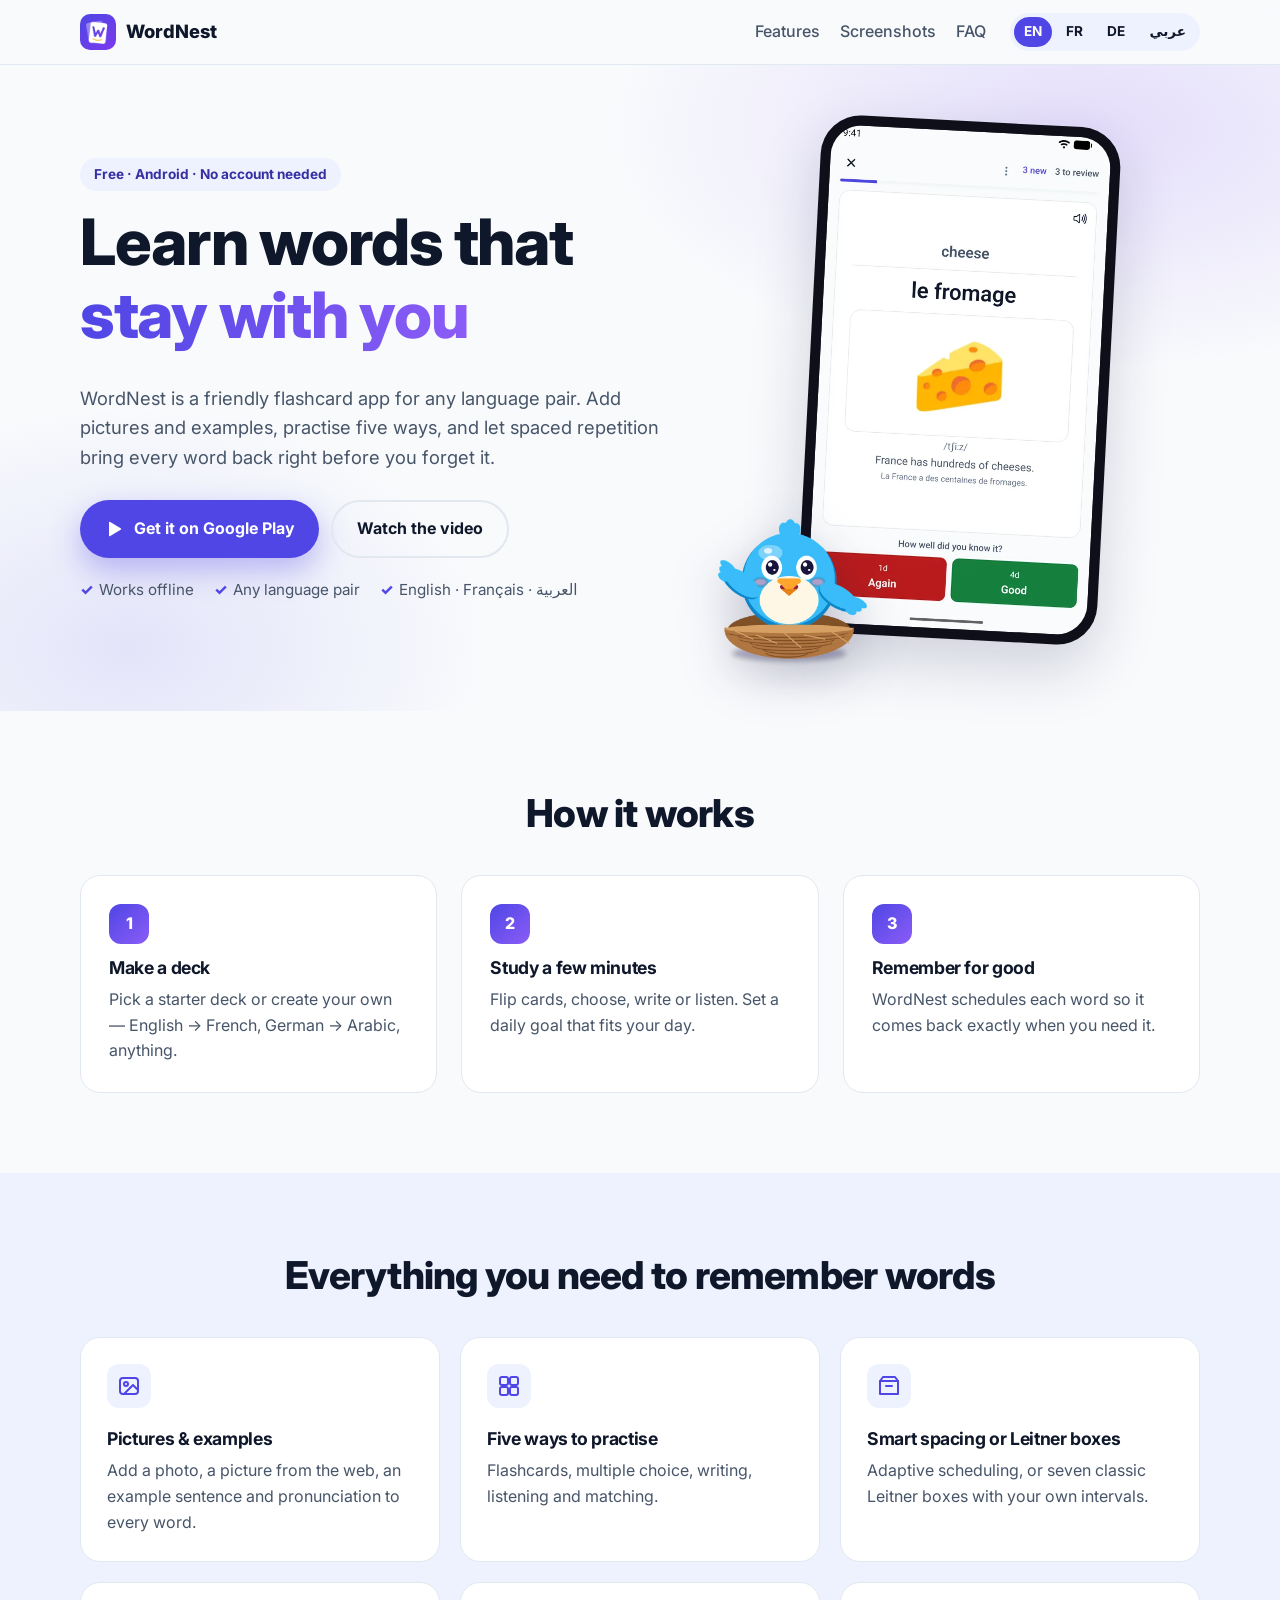
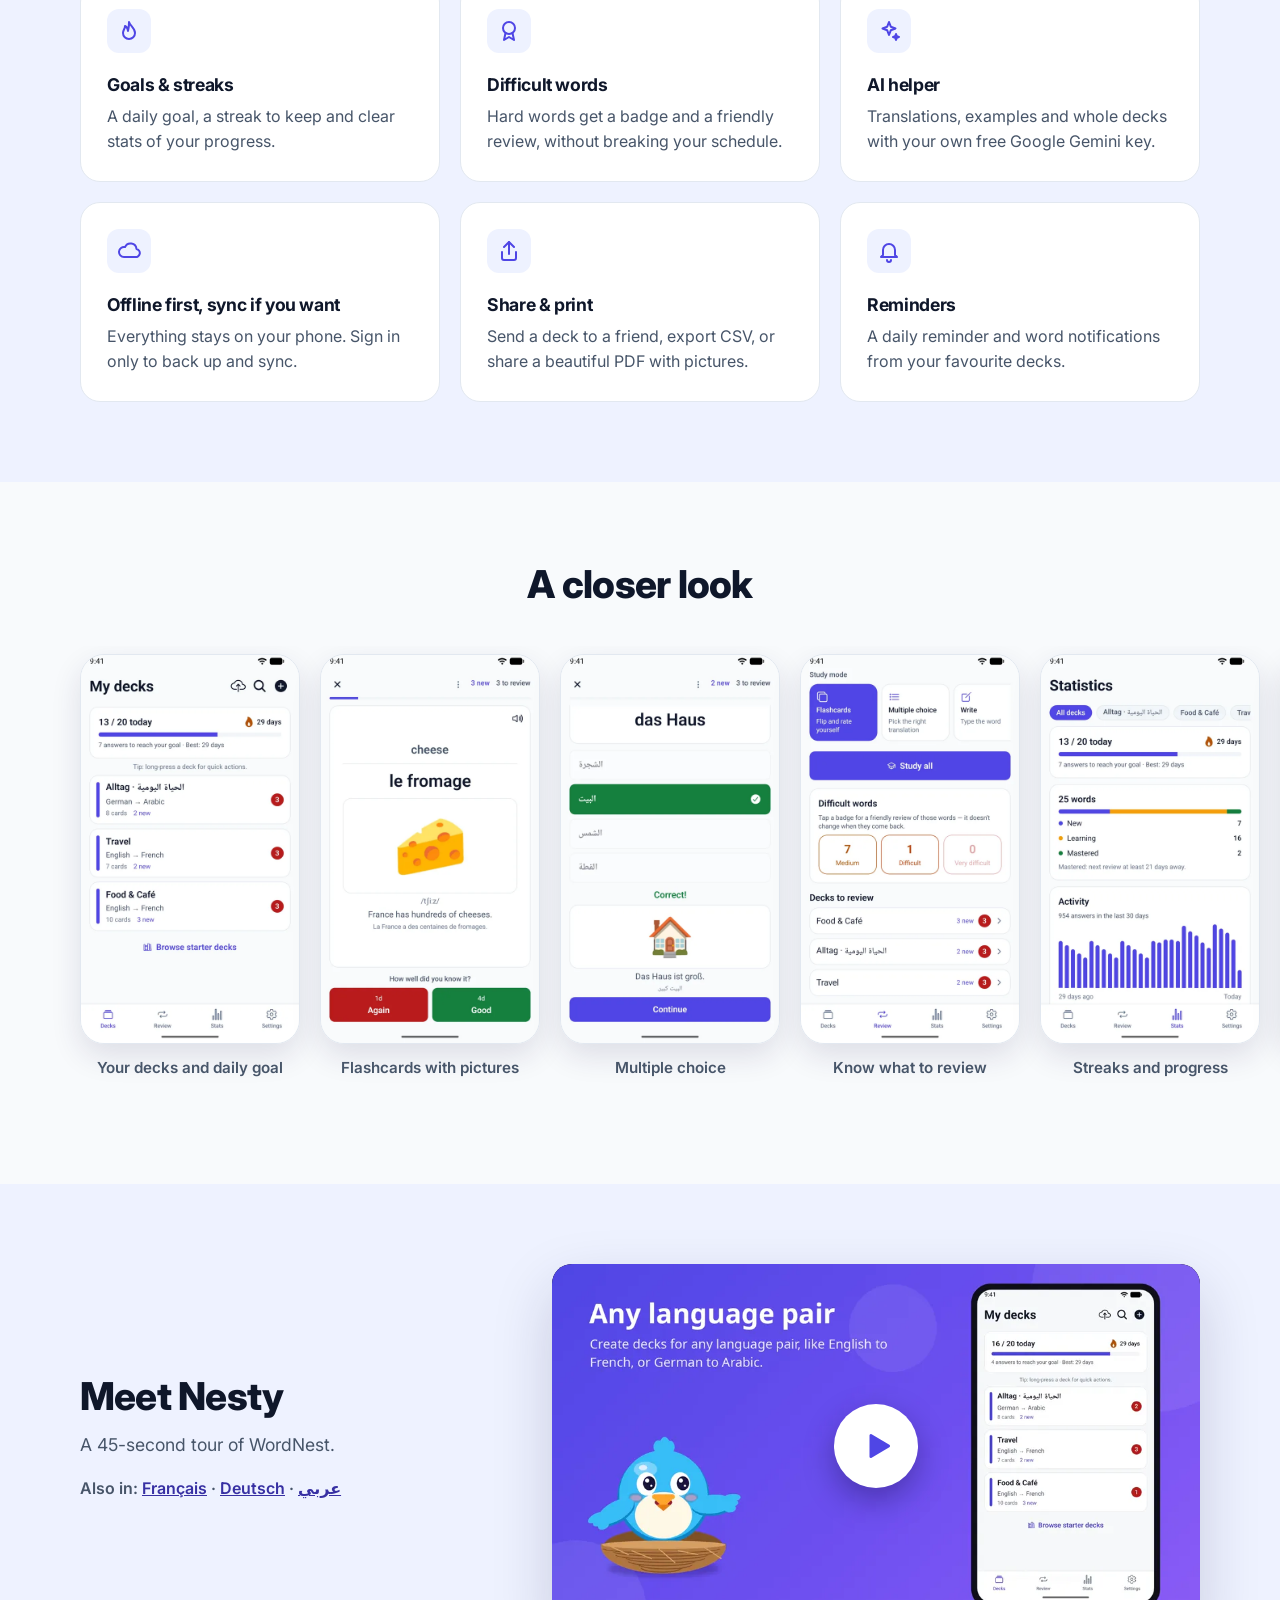
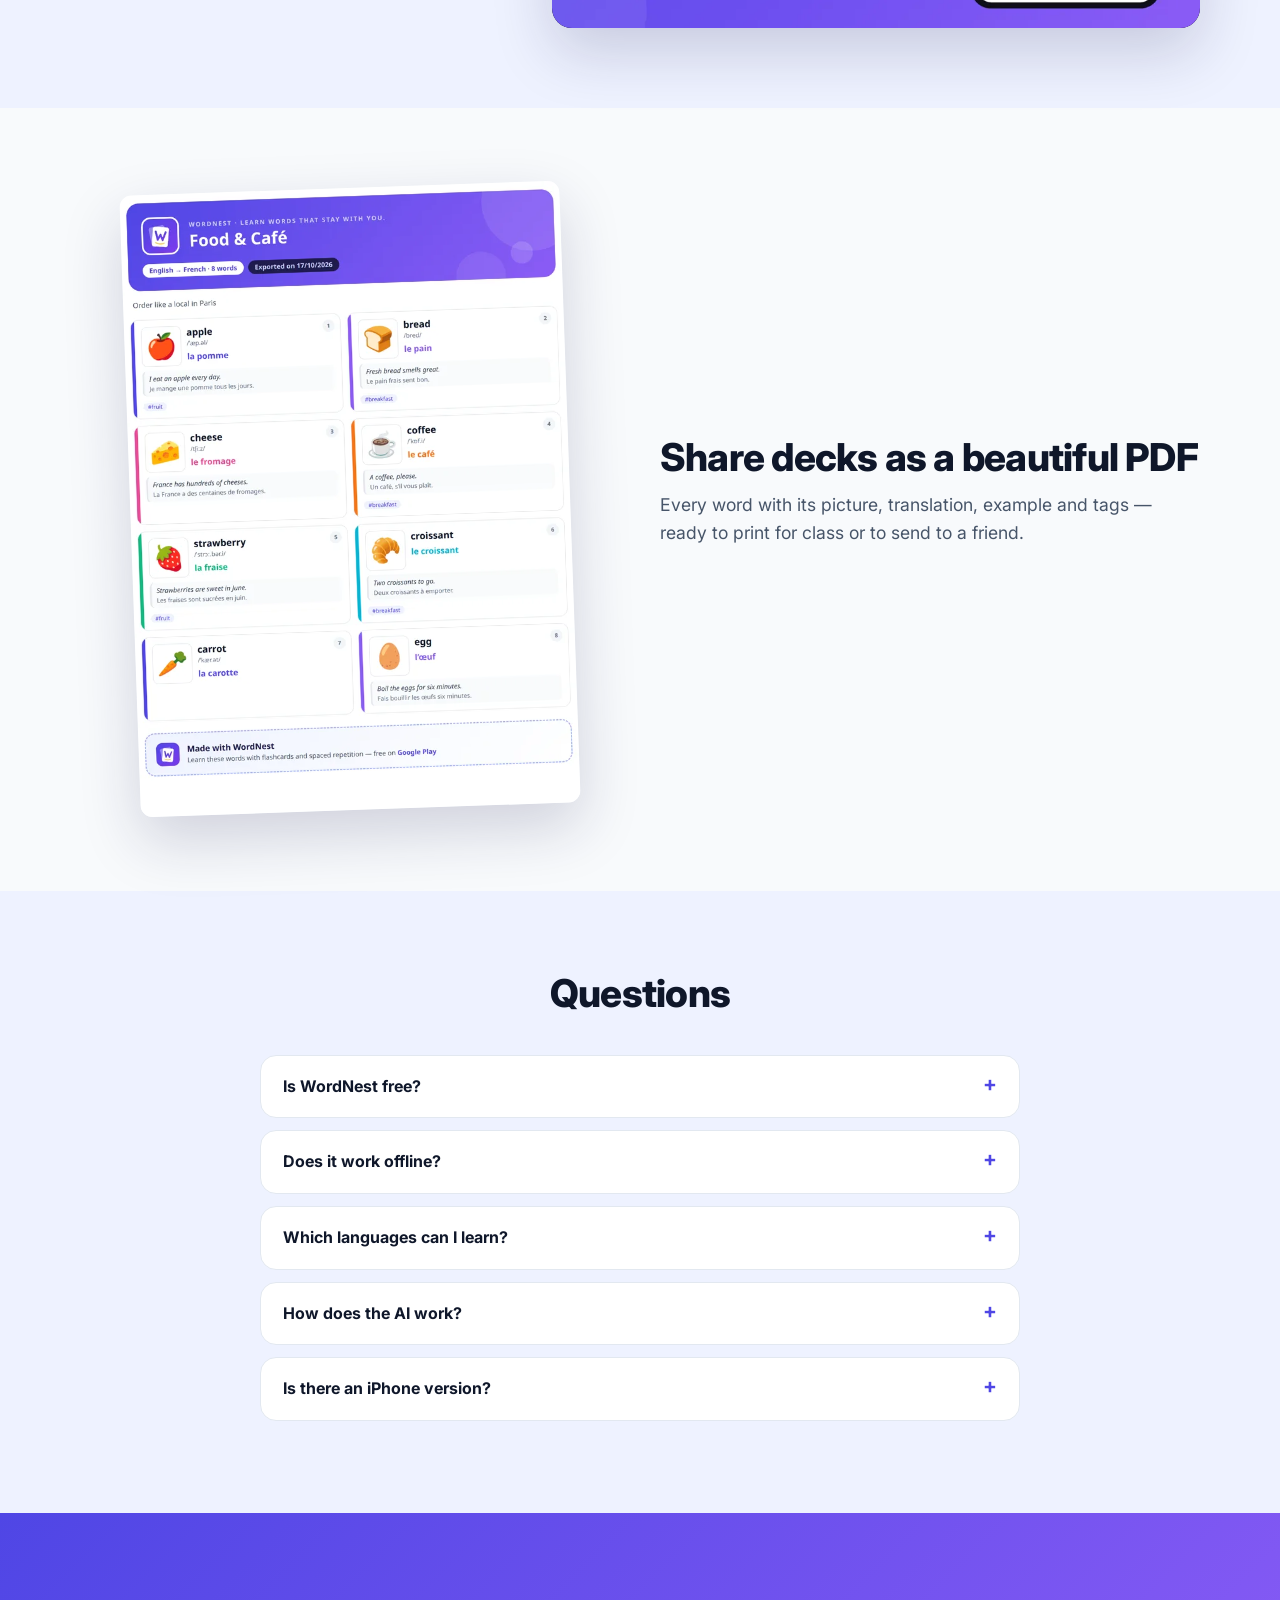
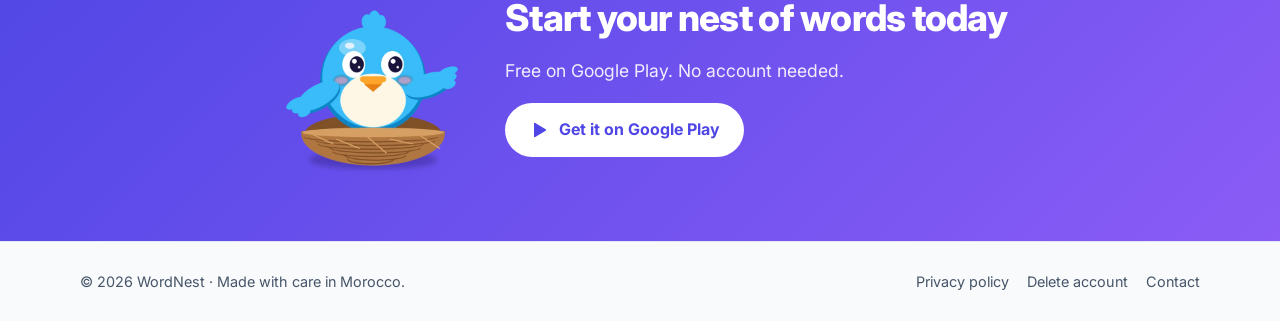
<file: index.html>
<!doctype html>
<html lang="en" dir="ltr">
  <head>
    <meta charset="utf-8">
    <meta name="viewport" content="width=device-width, initial-scale=1">
    <title>WordNest — learn words that stay with you</title>
    <meta name="description" content="Free vocabulary flashcards for any language: pictures, examples, five study modes, Leitner boxes and daily streaks. Works offline.">
    <link rel="canonical" href="https://ilyasilyasm2024.github.io/wordnest/">
    <link rel="alternate" hreflang="en" href="https://ilyasilyasm2024.github.io/wordnest/">
    <link rel="alternate" hreflang="fr" href="https://ilyasilyasm2024.github.io/wordnest/fr/">
    <link rel="alternate" hreflang="de" href="https://ilyasilyasm2024.github.io/wordnest/de/">
    <link rel="alternate" hreflang="ar" href="https://ilyasilyasm2024.github.io/wordnest/ar/">
    <link rel="alternate" hreflang="x-default" href="https://ilyasilyasm2024.github.io/wordnest/">
    <meta property="og:type" content="website">
    <meta property="og:title" content="WordNest — learn words that stay with you">
    <meta property="og:description" content="Free vocabulary flashcards for any language: pictures, examples, five study modes, Leitner boxes and daily streaks. Works offline.">
    <meta property="og:url" content="https://ilyasilyasm2024.github.io/wordnest/">
    <meta property="og:image" content="https://ilyasilyasm2024.github.io/wordnest/assets/og-image.png">
    <meta name="twitter:card" content="summary_large_image">
    <meta name="theme-color" content="#4F46E5">
    <link rel="icon" type="image/png" href="assets/favicon.png">
    <link rel="preconnect" href="https://fonts.googleapis.com">
    <link rel="preconnect" href="https://fonts.gstatic.com" crossorigin>
    <link href="https://fonts.googleapis.com/css2?family=Inter:wght@400;500;700;800&amp;family=Noto+Sans+Arabic:wght@400;500;700;800&amp;display=swap" rel="stylesheet">
    <link rel="stylesheet" href="style.css">
  </head>
  <body>
    <header class="nav">
      <div class="wrap nav-inner">
        <a class="brand" href=""><img src="assets/logo.png" alt="" width="36" height="36">WordNest</a>
        <nav class="links" aria-label="Main">
          <a href="#features">Features</a>
          <a href="#screens">Screenshots</a>
          <a href="#faq">FAQ</a>
        </nav>
        <div class="langs" aria-label="Language"><span aria-current="page">EN</span><a href="fr/" hreflang="fr" lang="fr">FR</a><a href="de/" hreflang="de" lang="de">DE</a><a href="ar/" hreflang="ar" lang="ar">عربي</a></div>
      </div>
    </header>

    <main>
      <section class="hero">
        <div class="wrap hero-inner">
          <div class="hero-text">
            <p class="eyebrow">Free · Android · No account needed</p>
            <h1>Learn words that <span>stay with you</span></h1>
            <p class="lead">WordNest is a friendly flashcard app for any language pair. Add pictures and examples, practise five ways, and let spaced repetition bring every word back right before you forget it.</p>
            <div class="actions">
              <a class="btn btn-play" href="https://play.google.com/store/apps/details?id=com.ilyasqb.wordnest&amp;referrer=utm_source%3Dwebsite%26utm_content%3Den" rel="noopener"><svg viewBox="0 0 24 24" aria-hidden="true" class="play"><path fill="currentColor" d="M6 4.5v15a1 1 0 0 0 1.5.86l12.5-7.5a1 1 0 0 0 0-1.72L7.5 3.64A1 1 0 0 0 6 4.5z"/></svg>Get it on Google Play</a>
              <a class="btn btn-ghost" href="#video">Watch the video</a>
            </div>
            <ul class="trust"><li>Works offline</li><li>Any language pair</li><li>English · Français · العربية</li></ul>
          </div>
          <div class="hero-art">
            <div class="phone"><img src="assets/screens/flashcard.webp" alt="" width="540" height="960"></div>
            <img class="nesty" src="assets/nesty.webp" alt="Nesty" width="600" height="600">
          </div>
        </div>
      </section>

      <section class="section">
        <div class="wrap">
          <h2>How it works</h2>
          <ol class="steps">
            <li><span class="num">1</span><h3>Make a deck</h3><p>Pick a starter deck or create your own — English → French, German → Arabic, anything.</p></li>
            <li><span class="num">2</span><h3>Study a few minutes</h3><p>Flip cards, choose, write or listen. Set a daily goal that fits your day.</p></li>
            <li><span class="num">3</span><h3>Remember for good</h3><p>WordNest schedules each word so it comes back exactly when you need it.</p></li>
          </ol>
        </div>
      </section>

      <section class="section alt" id="features">
        <div class="wrap">
          <h2>Everything you need to remember words</h2>
          <div class="grid">
            <article class="card"><svg class="icon" viewBox="0 0 24 24" fill="none" stroke="currentColor" stroke-width="2" stroke-linecap="round" stroke-linejoin="round" aria-hidden="true"><rect x="3" y="4" width="18" height="16" rx="3"/><circle cx="9" cy="10" r="2"/><path d="m21 16-5-5-9 9"/></svg><h3>Pictures &amp; examples</h3><p>Add a photo, a picture from the web, an example sentence and pronunciation to every word.</p></article>
            <article class="card"><svg class="icon" viewBox="0 0 24 24" fill="none" stroke="currentColor" stroke-width="2" stroke-linecap="round" stroke-linejoin="round" aria-hidden="true"><rect x="3" y="3" width="8" height="8" rx="2"/><rect x="13" y="3" width="8" height="8" rx="2"/><rect x="3" y="13" width="8" height="8" rx="2"/><rect x="13" y="13" width="8" height="8" rx="2"/></svg><h3>Five ways to practise</h3><p>Flashcards, multiple choice, writing, listening and matching.</p></article>
            <article class="card"><svg class="icon" viewBox="0 0 24 24" fill="none" stroke="currentColor" stroke-width="2" stroke-linecap="round" stroke-linejoin="round" aria-hidden="true"><path d="M3 7h18v13H3z"/><path d="M3 7l3-4h12l3 4"/><path d="M9 12h6"/></svg><h3>Smart spacing or Leitner boxes</h3><p>Adaptive scheduling, or seven classic Leitner boxes with your own intervals.</p></article>
            <article class="card"><svg class="icon" viewBox="0 0 24 24" fill="none" stroke="currentColor" stroke-width="2" stroke-linecap="round" stroke-linejoin="round" aria-hidden="true"><path d="M12 3c1 4 6 6 6 11a6 6 0 0 1-12 0c0-3 2-4 2-7 2 1 3 3 3 5 1-3 1-6 1-9z"/></svg><h3>Goals &amp; streaks</h3><p>A daily goal, a streak to keep and clear stats of your progress.</p></article>
            <article class="card"><svg class="icon" viewBox="0 0 24 24" fill="none" stroke="currentColor" stroke-width="2" stroke-linecap="round" stroke-linejoin="round" aria-hidden="true"><circle cx="12" cy="9" r="6"/><path d="m8.5 14-1.5 7 5-3 5 3-1.5-7"/></svg><h3>Difficult words</h3><p>Hard words get a badge and a friendly review, without breaking your schedule.</p></article>
            <article class="card"><svg class="icon" viewBox="0 0 24 24" fill="none" stroke="currentColor" stroke-width="2" stroke-linecap="round" stroke-linejoin="round" aria-hidden="true"><path d="M12 3l1.8 4.7L18.5 9.5l-4.7 1.8L12 16l-1.8-4.7L5.5 9.5l4.7-1.8z"/><path d="M19 15l.8 2.2L22 18l-2.2.8L19 21l-.8-2.2L16 18l2.2-.8z"/></svg><h3>AI helper</h3><p>Translations, examples and whole decks with your own free Google Gemini key.</p></article>
            <article class="card"><svg class="icon" viewBox="0 0 24 24" fill="none" stroke="currentColor" stroke-width="2" stroke-linecap="round" stroke-linejoin="round" aria-hidden="true"><path d="M7 18a5 5 0 1 1 1-9.9A6 6 0 0 1 19.5 10 4 4 0 0 1 18 18z"/></svg><h3>Offline first, sync if you want</h3><p>Everything stays on your phone. Sign in only to back up and sync.</p></article>
            <article class="card"><svg class="icon" viewBox="0 0 24 24" fill="none" stroke="currentColor" stroke-width="2" stroke-linecap="round" stroke-linejoin="round" aria-hidden="true"><path d="M12 3v12"/><path d="m7 8 5-5 5 5"/><path d="M5 13v6a2 2 0 0 0 2 2h10a2 2 0 0 0 2-2v-6"/></svg><h3>Share &amp; print</h3><p>Send a deck to a friend, export CSV, or share a beautiful PDF with pictures.</p></article>
            <article class="card"><svg class="icon" viewBox="0 0 24 24" fill="none" stroke="currentColor" stroke-width="2" stroke-linecap="round" stroke-linejoin="round" aria-hidden="true"><path d="M6 16V11a6 6 0 1 1 12 0v5l2 2H4z"/><path d="M10 21a2 2 0 0 0 4 0"/></svg><h3>Reminders</h3><p>A daily reminder and word notifications from your favourite decks.</p></article>
          </div>
        </div>
      </section>

      <section class="section" id="screens">
        <div class="wrap">
          <h2>A closer look</h2>
        </div>
        <div class="gallery" tabindex="0">
          <figure><img src="assets/screens/home.webp" alt="Your decks and daily goal" width="540" height="960" loading="lazy"><figcaption>Your decks and daily goal</figcaption></figure>
          <figure><img src="assets/screens/flashcard.webp" alt="Flashcards with pictures" width="540" height="960" loading="lazy"><figcaption>Flashcards with pictures</figcaption></figure>
          <figure><img src="assets/screens/choice.webp" alt="Multiple choice" width="540" height="960" loading="lazy"><figcaption>Multiple choice</figcaption></figure>
          <figure><img src="assets/screens/review.webp" alt="Know what to review" width="540" height="960" loading="lazy"><figcaption>Know what to review</figcaption></figure>
          <figure><img src="assets/screens/stats.webp" alt="Streaks and progress" width="540" height="960" loading="lazy"><figcaption>Streaks and progress</figcaption></figure>
          <figure><img src="assets/screens/leitner.webp" alt="Leitner boxes" width="540" height="960" loading="lazy"><figcaption>Leitner boxes</figcaption></figure>
          <figure><img src="assets/screens/deck.webp" alt="Tags, search and AI" width="540" height="960" loading="lazy"><figcaption>Tags, search and AI</figcaption></figure>
        </div>
      </section>

      <section class="section alt" id="video">
        <div class="wrap split">
          <div>
            <h2>Meet Nesty</h2>
            <p class="muted">A 45-second tour of WordNest.</p>
            <p class="also">Also in: <a href="https://youtu.be/CK3e4udOOCQ" lang="fr" rel="noopener">Français</a> · <a href="https://youtu.be/SvLorV7KkRQ" lang="de" rel="noopener">Deutsch</a> · <a href="https://youtu.be/rG4x2dsafrI" lang="ar" rel="noopener">عربي</a></p>
          </div>
          <button class="yt" type="button" data-id="M71k04ohaAQ" aria-label="Play the video">
            <img src="media/poster-en.webp" alt="" width="960" height="540" loading="lazy">
            <span class="yt-play"><svg viewBox="0 0 24 24" aria-hidden="true" class="play"><path fill="currentColor" d="M6 4.5v15a1 1 0 0 0 1.5.86l12.5-7.5a1 1 0 0 0 0-1.72L7.5 3.64A1 1 0 0 0 6 4.5z"/></svg></span>
          </button>
        </div>
      </section>

      <section class="section">
        <div class="wrap split pdf">
          <img src="assets/screens/pdf.webp" alt="" width="700" height="990" loading="lazy">
          <div>
            <h2>Share decks as a beautiful PDF</h2>
            <p class="muted">Every word with its picture, translation, example and tags — ready to print for class or to send to a friend.</p>
          </div>
        </div>
      </section>

      <section class="section alt" id="faq">
        <div class="wrap narrow">
          <h2>Questions</h2>
          <details><summary>Is WordNest free?</summary><p>Yes. WordNest is free and you can use everything without an account.</p></details>
          <details><summary>Does it work offline?</summary><p>Yes. Your decks and progress are stored on your phone. An account is optional, only to back up and sync between phones.</p></details>
          <details><summary>Which languages can I learn?</summary><p>Any pair: you create the decks. The app itself is in English, French and Arabic.</p></details>
          <details><summary>How does the AI work?</summary><p>It is optional. You add your own free Google Gemini key; it stays on your phone and is only sent to Google.</p></details>
          <details><summary>Is there an iPhone version?</summary><p>Not yet — WordNest is on Android (Google Play) for now.</p></details>
        </div>
      </section>

      <section class="final">
        <div class="wrap final-inner">
          <img src="assets/nesty-point.webp" alt="" width="600" height="600" loading="lazy">
          <div>
            <h2>Start your nest of words today</h2>
            <p>Free on Google Play. No account needed.</p>
            <a class="btn btn-light" href="https://play.google.com/store/apps/details?id=com.ilyasqb.wordnest&amp;referrer=utm_source%3Dwebsite%26utm_content%3Den" rel="noopener"><svg viewBox="0 0 24 24" aria-hidden="true" class="play"><path fill="currentColor" d="M6 4.5v15a1 1 0 0 0 1.5.86l12.5-7.5a1 1 0 0 0 0-1.72L7.5 3.64A1 1 0 0 0 6 4.5z"/></svg>Get it on Google Play</a>
          </div>
        </div>
      </section>
    </main>

    <footer class="footer">
      <div class="wrap footer-inner">
        <span>© 2026 WordNest · Made with care in Morocco.</span>
        <nav aria-label="Legal">
          <a href="https://ilyasilyasm2024.github.io/wordnest-privacy/">Privacy policy</a>
          <a href="https://ilyasilyasm2024.github.io/wordnest-privacy/delete-account.html">Delete account</a>
          <a href="mailto:ilyas.qb.dev@gmail.com">Contact</a>
        </nav>
      </div>
    </footer>
    <script>
      // The YouTube player loads only when the visitor taps play (keeps the page light).
      document.querySelectorAll('.yt').forEach((button) => {
        button.addEventListener('click', () => {
          const frame = document.createElement('iframe');
          frame.src = 'https://www.youtube-nocookie.com/embed/' + button.dataset.id + '?autoplay=1&rel=0';
          frame.title = button.getAttribute('aria-label');
          frame.allow = 'autoplay; encrypted-media; picture-in-picture; fullscreen';
          frame.allowFullscreen = true;
          frame.className = 'yt-frame';
          button.replaceWith(frame);
        });
      });
    </script>
  </body>
</html>
</file>
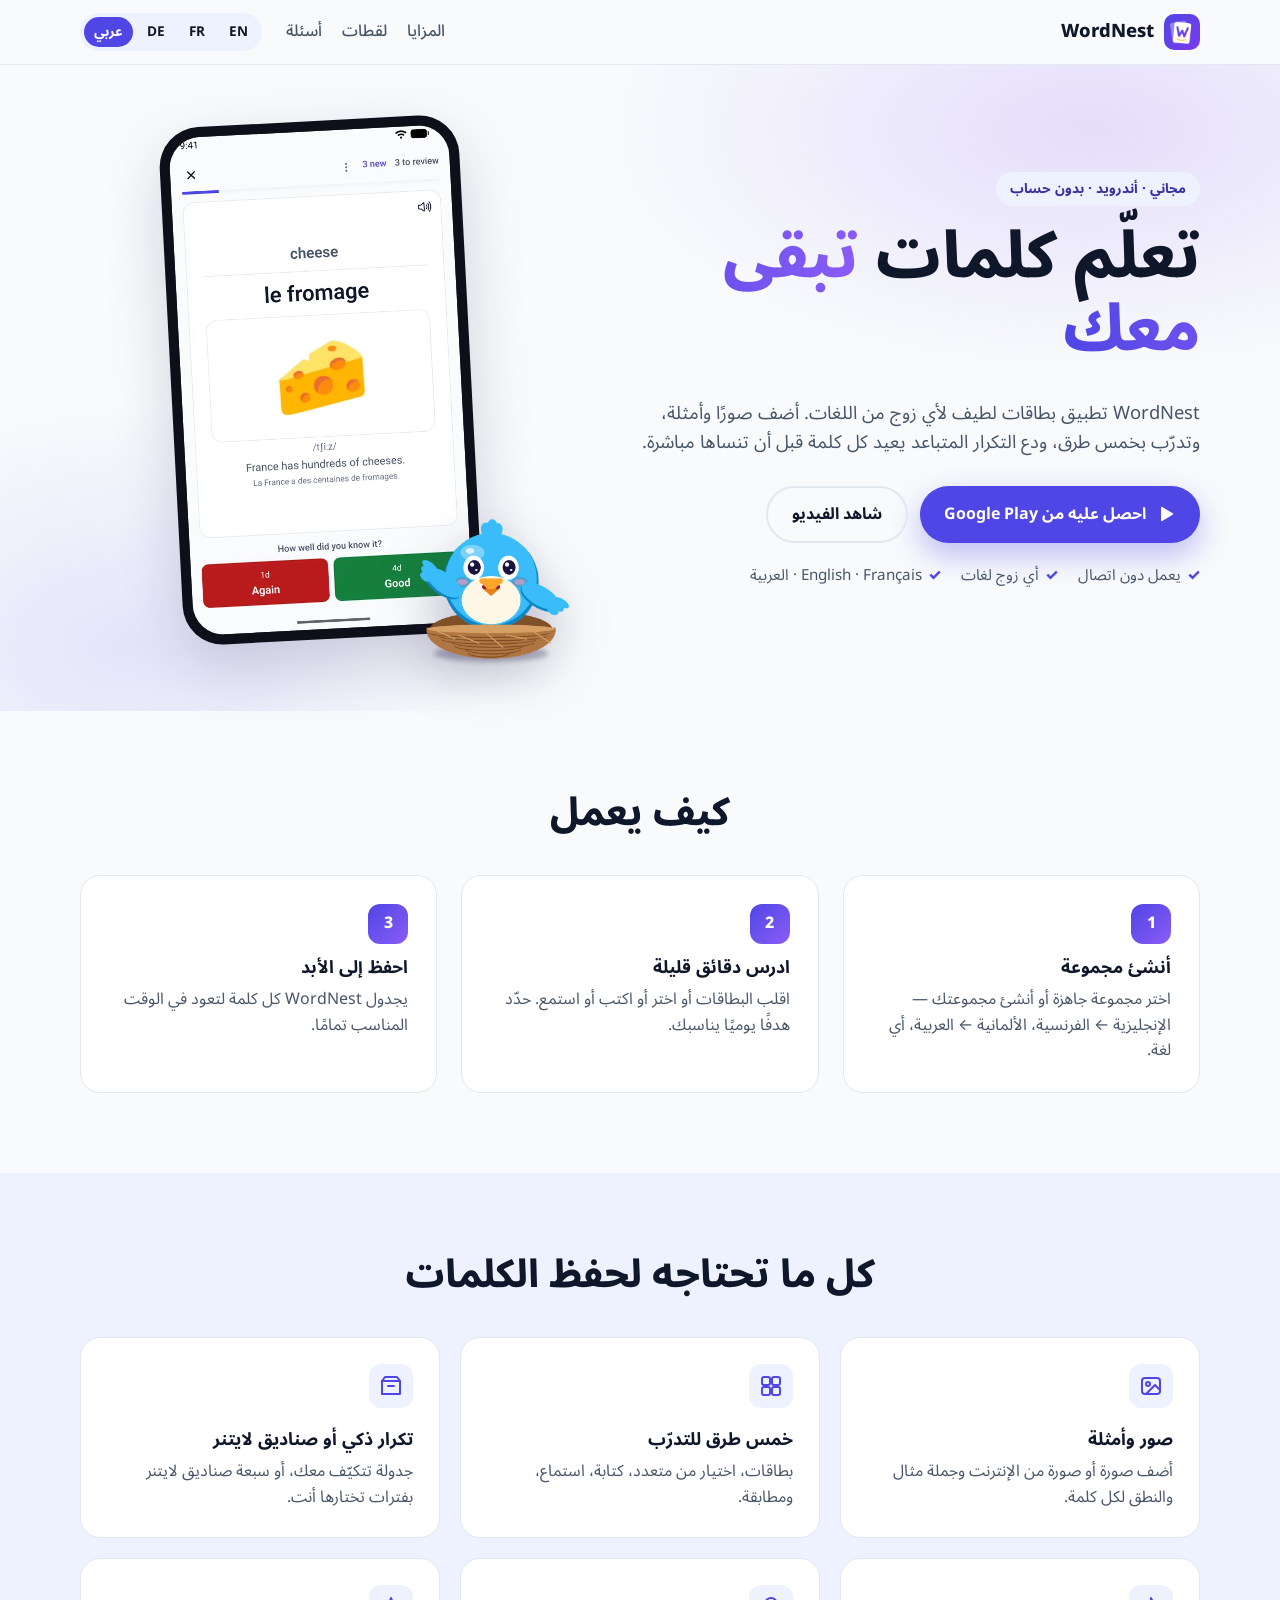
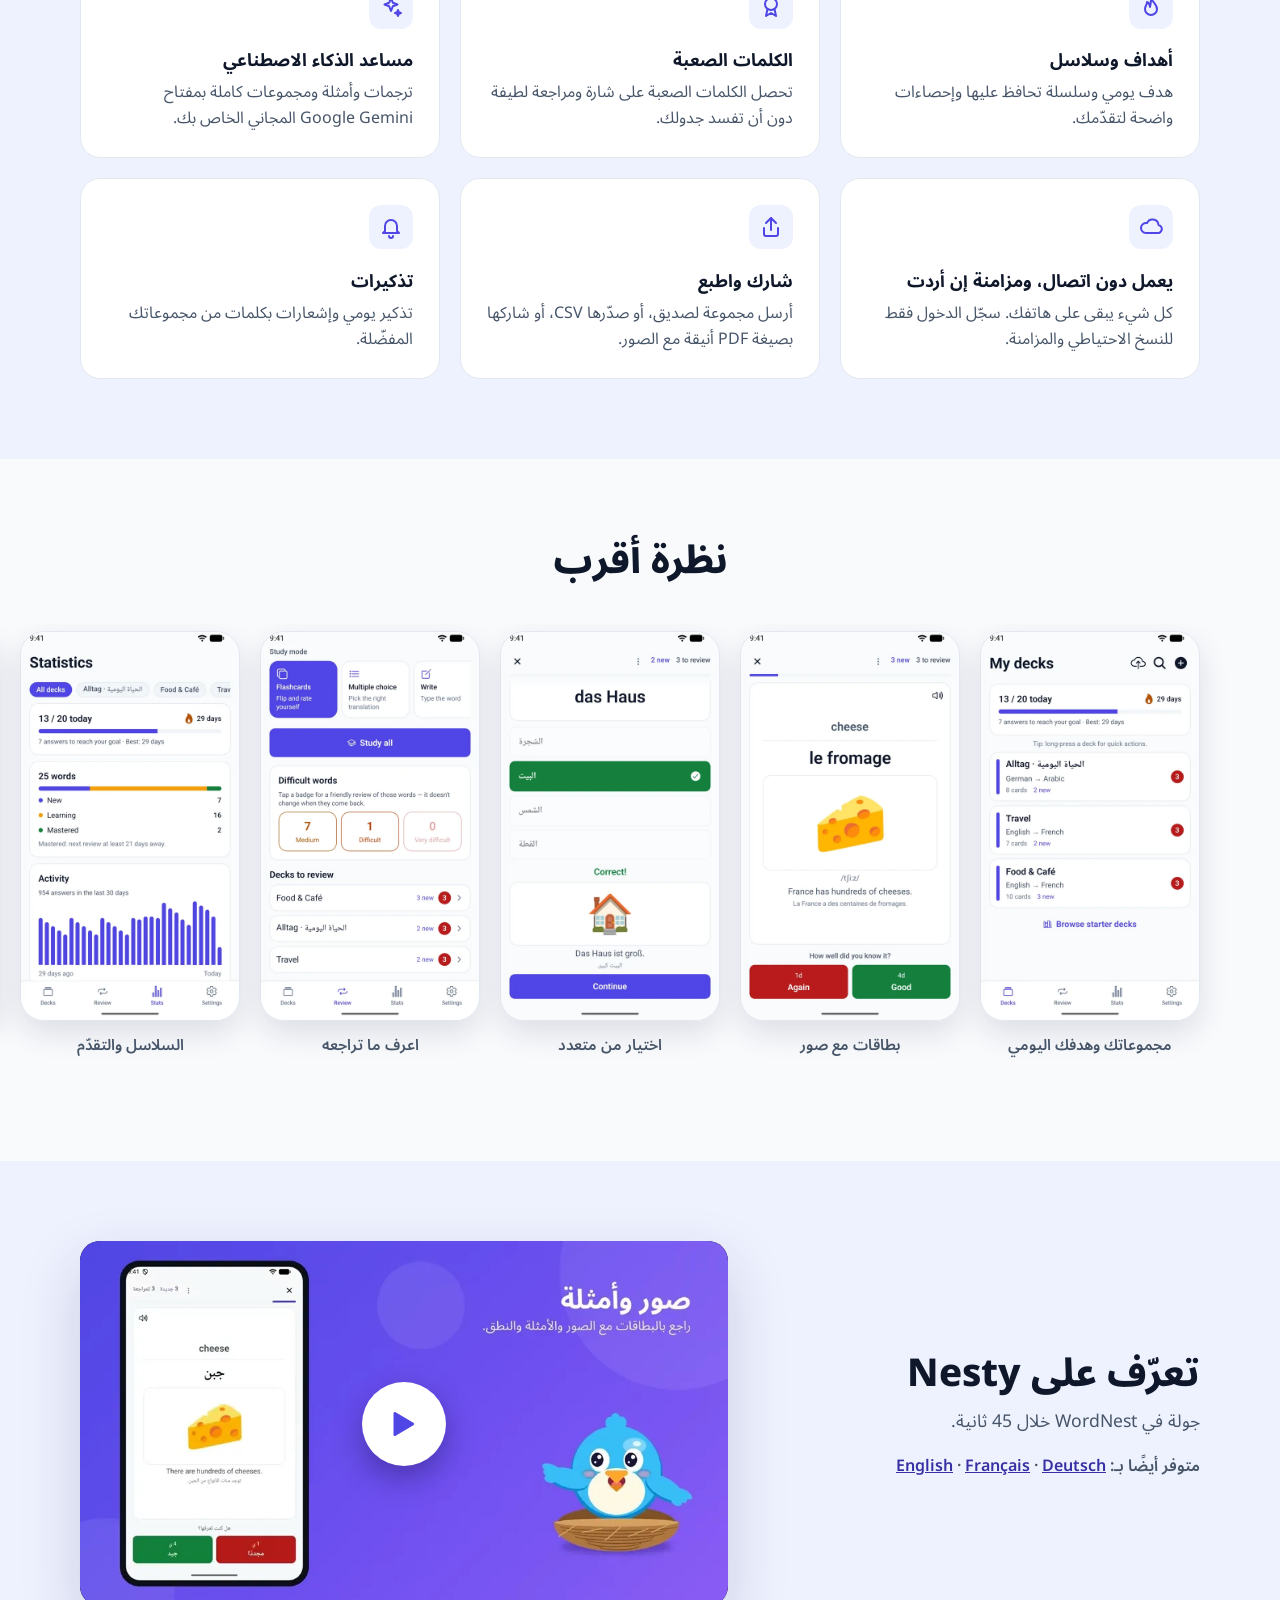
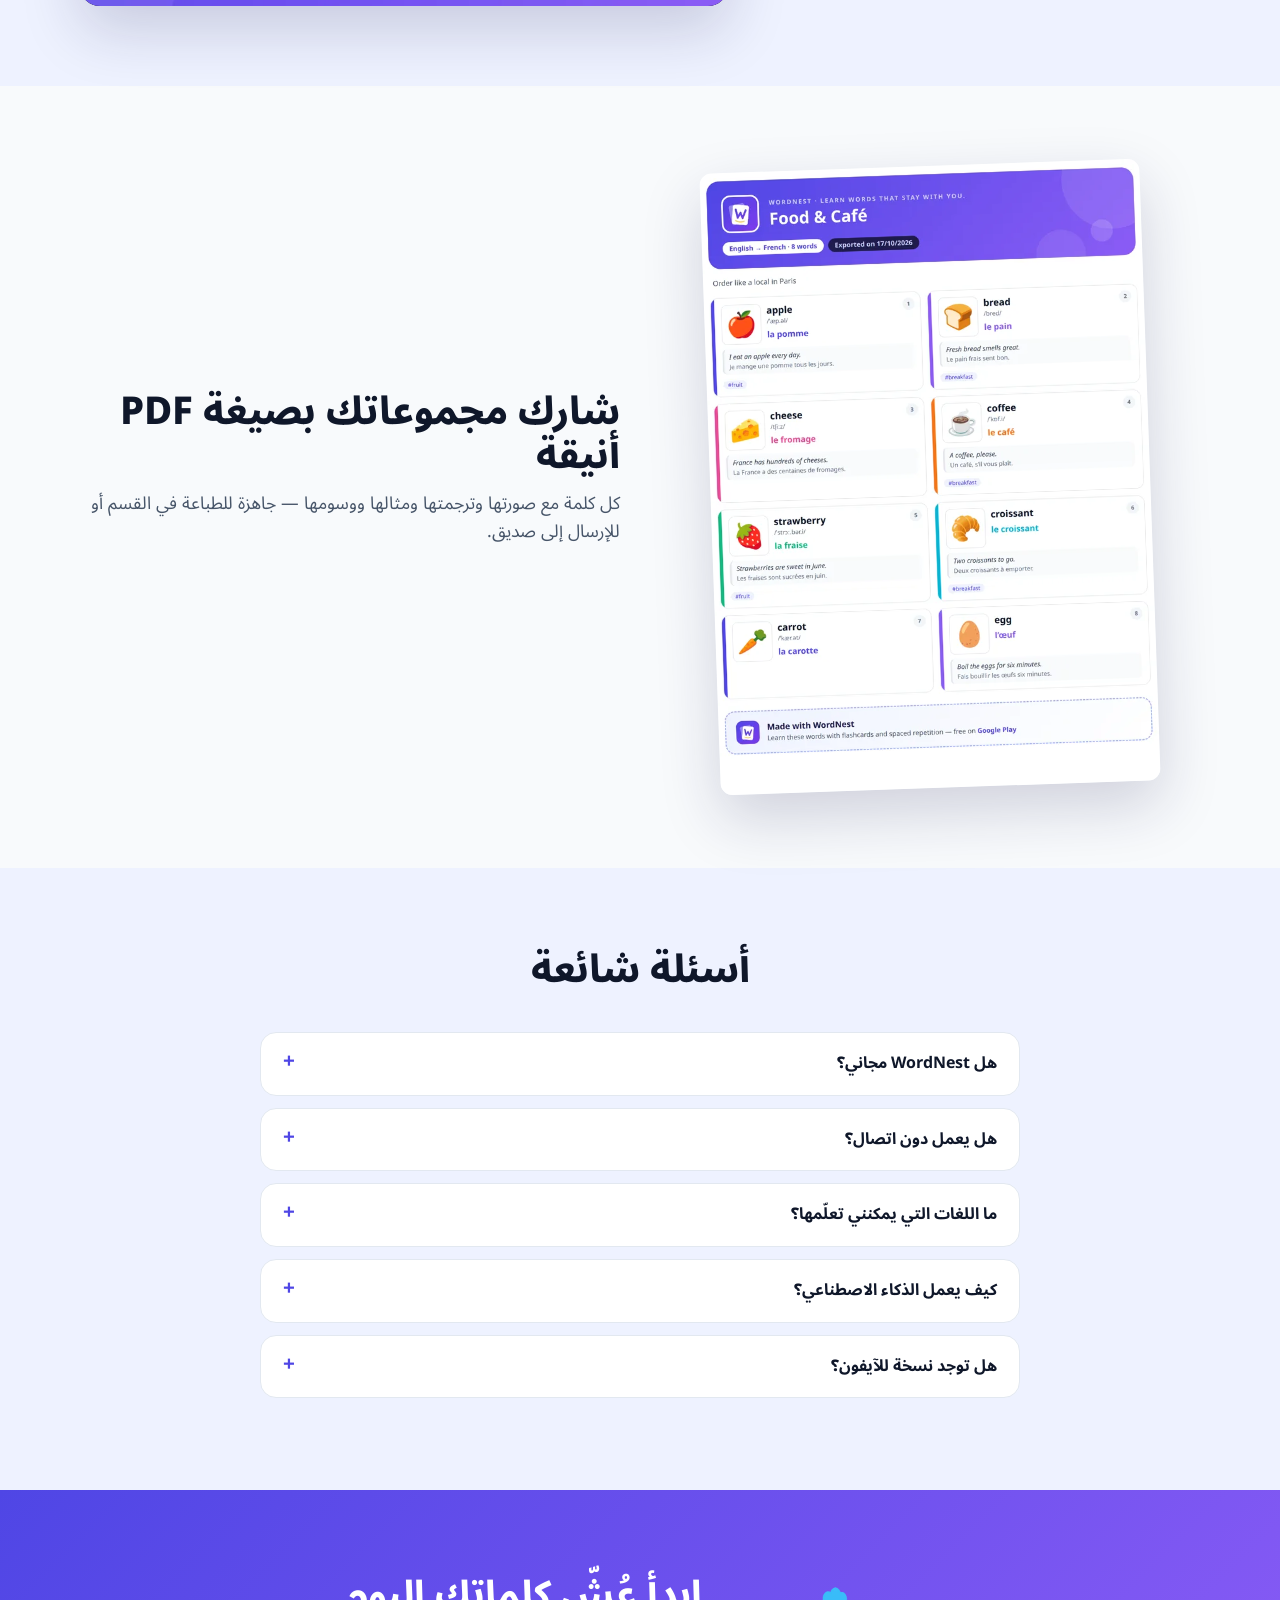
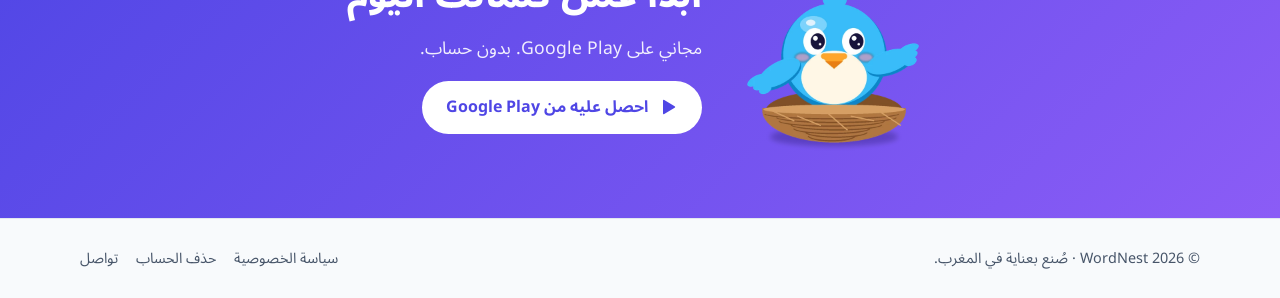
<file: ar/index.html>
<!doctype html>
<html lang="ar" dir="rtl">
  <head>
    <meta charset="utf-8">
    <meta name="viewport" content="width=device-width, initial-scale=1">
    <title>WordNest — تعلّم كلمات تبقى معك</title>
    <meta name="description" content="بطاقات مفردات مجانية لأي لغة: صور وأمثلة وخمسة أوضاع للدراسة وصناديق لايتنر وسلاسل يومية. يعمل دون اتصال.">
    <link rel="canonical" href="https://ilyasilyasm2024.github.io/wordnest/ar/">
    <link rel="alternate" hreflang="en" href="https://ilyasilyasm2024.github.io/wordnest/">
    <link rel="alternate" hreflang="fr" href="https://ilyasilyasm2024.github.io/wordnest/fr/">
    <link rel="alternate" hreflang="de" href="https://ilyasilyasm2024.github.io/wordnest/de/">
    <link rel="alternate" hreflang="ar" href="https://ilyasilyasm2024.github.io/wordnest/ar/">
    <link rel="alternate" hreflang="x-default" href="https://ilyasilyasm2024.github.io/wordnest/">
    <meta property="og:type" content="website">
    <meta property="og:title" content="WordNest — تعلّم كلمات تبقى معك">
    <meta property="og:description" content="بطاقات مفردات مجانية لأي لغة: صور وأمثلة وخمسة أوضاع للدراسة وصناديق لايتنر وسلاسل يومية. يعمل دون اتصال.">
    <meta property="og:url" content="https://ilyasilyasm2024.github.io/wordnest/ar/">
    <meta property="og:image" content="https://ilyasilyasm2024.github.io/wordnest/assets/og-image.png">
    <meta name="twitter:card" content="summary_large_image">
    <meta name="theme-color" content="#4F46E5">
    <link rel="icon" type="image/png" href="../assets/favicon.png">
    <link rel="preconnect" href="https://fonts.googleapis.com">
    <link rel="preconnect" href="https://fonts.gstatic.com" crossorigin>
    <link href="https://fonts.googleapis.com/css2?family=Inter:wght@400;500;700;800&amp;family=Noto+Sans+Arabic:wght@400;500;700;800&amp;display=swap" rel="stylesheet">
    <link rel="stylesheet" href="../style.css">
  </head>
  <body>
    <header class="nav">
      <div class="wrap nav-inner">
        <a class="brand" href="../ar/"><img src="../assets/logo.png" alt="" width="36" height="36">WordNest</a>
        <nav class="links" aria-label="Main">
          <a href="#features">المزايا</a>
          <a href="#screens">لقطات</a>
          <a href="#faq">أسئلة</a>
        </nav>
        <div class="langs" aria-label="Language"><a href="../" hreflang="en" lang="en">EN</a><a href="../fr/" hreflang="fr" lang="fr">FR</a><a href="../de/" hreflang="de" lang="de">DE</a><span aria-current="page">عربي</span></div>
      </div>
    </header>

    <main>
      <section class="hero">
        <div class="wrap hero-inner">
          <div class="hero-text">
            <p class="eyebrow">مجاني · أندرويد · بدون حساب</p>
            <h1>تعلّم كلمات <span>تبقى معك</span></h1>
            <p class="lead">WordNest تطبيق بطاقات لطيف لأي زوج من اللغات. أضف صورًا وأمثلة، وتدرّب بخمس طرق، ودع التكرار المتباعد يعيد كل كلمة قبل أن تنساها مباشرة.</p>
            <div class="actions">
              <a class="btn btn-play" href="https://play.google.com/store/apps/details?id=com.ilyasqb.wordnest&amp;referrer=utm_source%3Dwebsite%26utm_content%3Dar" rel="noopener"><svg viewBox="0 0 24 24" aria-hidden="true" class="play"><path fill="currentColor" d="M6 4.5v15a1 1 0 0 0 1.5.86l12.5-7.5a1 1 0 0 0 0-1.72L7.5 3.64A1 1 0 0 0 6 4.5z"/></svg>احصل عليه من Google Play</a>
              <a class="btn btn-ghost" href="#video">شاهد الفيديو</a>
            </div>
            <ul class="trust"><li>يعمل دون اتصال</li><li>أي زوج لغات</li><li>English · Français · العربية</li></ul>
          </div>
          <div class="hero-art">
            <div class="phone"><img src="../assets/screens/flashcard.webp" alt="" width="540" height="960"></div>
            <img class="nesty" src="../assets/nesty.webp" alt="Nesty" width="600" height="600">
          </div>
        </div>
      </section>

      <section class="section">
        <div class="wrap">
          <h2>كيف يعمل</h2>
          <ol class="steps">
            <li><span class="num">1</span><h3>أنشئ مجموعة</h3><p>اختر مجموعة جاهزة أو أنشئ مجموعتك — الإنجليزية ← الفرنسية، الألمانية ← العربية، أي لغة.</p></li>
            <li><span class="num">2</span><h3>ادرس دقائق قليلة</h3><p>اقلب البطاقات أو اختر أو اكتب أو استمع. حدّد هدفًا يوميًا يناسبك.</p></li>
            <li><span class="num">3</span><h3>احفظ إلى الأبد</h3><p>يجدول WordNest كل كلمة لتعود في الوقت المناسب تمامًا.</p></li>
          </ol>
        </div>
      </section>

      <section class="section alt" id="features">
        <div class="wrap">
          <h2>كل ما تحتاجه لحفظ الكلمات</h2>
          <div class="grid">
            <article class="card"><svg class="icon" viewBox="0 0 24 24" fill="none" stroke="currentColor" stroke-width="2" stroke-linecap="round" stroke-linejoin="round" aria-hidden="true"><rect x="3" y="4" width="18" height="16" rx="3"/><circle cx="9" cy="10" r="2"/><path d="m21 16-5-5-9 9"/></svg><h3>صور وأمثلة</h3><p>أضف صورة أو صورة من الإنترنت وجملة مثال والنطق لكل كلمة.</p></article>
            <article class="card"><svg class="icon" viewBox="0 0 24 24" fill="none" stroke="currentColor" stroke-width="2" stroke-linecap="round" stroke-linejoin="round" aria-hidden="true"><rect x="3" y="3" width="8" height="8" rx="2"/><rect x="13" y="3" width="8" height="8" rx="2"/><rect x="3" y="13" width="8" height="8" rx="2"/><rect x="13" y="13" width="8" height="8" rx="2"/></svg><h3>خمس طرق للتدرّب</h3><p>بطاقات، اختيار من متعدد، كتابة، استماع، ومطابقة.</p></article>
            <article class="card"><svg class="icon" viewBox="0 0 24 24" fill="none" stroke="currentColor" stroke-width="2" stroke-linecap="round" stroke-linejoin="round" aria-hidden="true"><path d="M3 7h18v13H3z"/><path d="M3 7l3-4h12l3 4"/><path d="M9 12h6"/></svg><h3>تكرار ذكي أو صناديق لايتنر</h3><p>جدولة تتكيّف معك، أو سبعة صناديق لايتنر بفترات تختارها أنت.</p></article>
            <article class="card"><svg class="icon" viewBox="0 0 24 24" fill="none" stroke="currentColor" stroke-width="2" stroke-linecap="round" stroke-linejoin="round" aria-hidden="true"><path d="M12 3c1 4 6 6 6 11a6 6 0 0 1-12 0c0-3 2-4 2-7 2 1 3 3 3 5 1-3 1-6 1-9z"/></svg><h3>أهداف وسلاسل</h3><p>هدف يومي وسلسلة تحافظ عليها وإحصاءات واضحة لتقدّمك.</p></article>
            <article class="card"><svg class="icon" viewBox="0 0 24 24" fill="none" stroke="currentColor" stroke-width="2" stroke-linecap="round" stroke-linejoin="round" aria-hidden="true"><circle cx="12" cy="9" r="6"/><path d="m8.5 14-1.5 7 5-3 5 3-1.5-7"/></svg><h3>الكلمات الصعبة</h3><p>تحصل الكلمات الصعبة على شارة ومراجعة لطيفة دون أن تفسد جدولك.</p></article>
            <article class="card"><svg class="icon" viewBox="0 0 24 24" fill="none" stroke="currentColor" stroke-width="2" stroke-linecap="round" stroke-linejoin="round" aria-hidden="true"><path d="M12 3l1.8 4.7L18.5 9.5l-4.7 1.8L12 16l-1.8-4.7L5.5 9.5l4.7-1.8z"/><path d="M19 15l.8 2.2L22 18l-2.2.8L19 21l-.8-2.2L16 18l2.2-.8z"/></svg><h3>مساعد الذكاء الاصطناعي</h3><p>ترجمات وأمثلة ومجموعات كاملة بمفتاح Google Gemini المجاني الخاص بك.</p></article>
            <article class="card"><svg class="icon" viewBox="0 0 24 24" fill="none" stroke="currentColor" stroke-width="2" stroke-linecap="round" stroke-linejoin="round" aria-hidden="true"><path d="M7 18a5 5 0 1 1 1-9.9A6 6 0 0 1 19.5 10 4 4 0 0 1 18 18z"/></svg><h3>يعمل دون اتصال، ومزامنة إن أردت</h3><p>كل شيء يبقى على هاتفك. سجّل الدخول فقط للنسخ الاحتياطي والمزامنة.</p></article>
            <article class="card"><svg class="icon" viewBox="0 0 24 24" fill="none" stroke="currentColor" stroke-width="2" stroke-linecap="round" stroke-linejoin="round" aria-hidden="true"><path d="M12 3v12"/><path d="m7 8 5-5 5 5"/><path d="M5 13v6a2 2 0 0 0 2 2h10a2 2 0 0 0 2-2v-6"/></svg><h3>شارك واطبع</h3><p>أرسل مجموعة لصديق، أو صدّرها CSV، أو شاركها بصيغة PDF أنيقة مع الصور.</p></article>
            <article class="card"><svg class="icon" viewBox="0 0 24 24" fill="none" stroke="currentColor" stroke-width="2" stroke-linecap="round" stroke-linejoin="round" aria-hidden="true"><path d="M6 16V11a6 6 0 1 1 12 0v5l2 2H4z"/><path d="M10 21a2 2 0 0 0 4 0"/></svg><h3>تذكيرات</h3><p>تذكير يومي وإشعارات بكلمات من مجموعاتك المفضّلة.</p></article>
          </div>
        </div>
      </section>

      <section class="section" id="screens">
        <div class="wrap">
          <h2>نظرة أقرب</h2>
        </div>
        <div class="gallery" tabindex="0">
          <figure><img src="../assets/screens/home.webp" alt="مجموعاتك وهدفك اليومي" width="540" height="960" loading="lazy"><figcaption>مجموعاتك وهدفك اليومي</figcaption></figure>
          <figure><img src="../assets/screens/flashcard.webp" alt="بطاقات مع صور" width="540" height="960" loading="lazy"><figcaption>بطاقات مع صور</figcaption></figure>
          <figure><img src="../assets/screens/choice.webp" alt="اختيار من متعدد" width="540" height="960" loading="lazy"><figcaption>اختيار من متعدد</figcaption></figure>
          <figure><img src="../assets/screens/review.webp" alt="اعرف ما تراجعه" width="540" height="960" loading="lazy"><figcaption>اعرف ما تراجعه</figcaption></figure>
          <figure><img src="../assets/screens/stats.webp" alt="السلاسل والتقدّم" width="540" height="960" loading="lazy"><figcaption>السلاسل والتقدّم</figcaption></figure>
          <figure><img src="../assets/screens/leitner.webp" alt="صناديق لايتنر" width="540" height="960" loading="lazy"><figcaption>صناديق لايتنر</figcaption></figure>
          <figure><img src="../assets/screens/deck.webp" alt="وسوم وبحث وذكاء اصطناعي" width="540" height="960" loading="lazy"><figcaption>وسوم وبحث وذكاء اصطناعي</figcaption></figure>
        </div>
      </section>

      <section class="section alt" id="video">
        <div class="wrap split">
          <div>
            <h2>تعرّف على Nesty</h2>
            <p class="muted">جولة في WordNest خلال 45 ثانية.</p>
            <p class="also">متوفر أيضًا بـ: <a href="https://youtu.be/M71k04ohaAQ" lang="en" rel="noopener">English</a> · <a href="https://youtu.be/CK3e4udOOCQ" lang="fr" rel="noopener">Français</a> · <a href="https://youtu.be/SvLorV7KkRQ" lang="de" rel="noopener">Deutsch</a></p>
          </div>
          <button class="yt" type="button" data-id="rG4x2dsafrI" aria-label="شغّل الفيديو">
            <img src="../media/poster-ar.webp" alt="" width="960" height="540" loading="lazy">
            <span class="yt-play"><svg viewBox="0 0 24 24" aria-hidden="true" class="play"><path fill="currentColor" d="M6 4.5v15a1 1 0 0 0 1.5.86l12.5-7.5a1 1 0 0 0 0-1.72L7.5 3.64A1 1 0 0 0 6 4.5z"/></svg></span>
          </button>
        </div>
      </section>

      <section class="section">
        <div class="wrap split pdf">
          <img src="../assets/screens/pdf.webp" alt="" width="700" height="990" loading="lazy">
          <div>
            <h2>شارك مجموعاتك بصيغة PDF أنيقة</h2>
            <p class="muted">كل كلمة مع صورتها وترجمتها ومثالها ووسومها — جاهزة للطباعة في القسم أو للإرسال إلى صديق.</p>
          </div>
        </div>
      </section>

      <section class="section alt" id="faq">
        <div class="wrap narrow">
          <h2>أسئلة شائعة</h2>
          <details><summary>هل WordNest مجاني؟</summary><p>نعم. WordNest مجاني ويمكنك استخدام كل شيء بدون حساب.</p></details>
          <details><summary>هل يعمل دون اتصال؟</summary><p>نعم. مجموعاتك وتقدّمك محفوظة على هاتفك. الحساب اختياري، فقط للنسخ الاحتياطي والمزامنة بين الهواتف.</p></details>
          <details><summary>ما اللغات التي يمكنني تعلّمها؟</summary><p>أي زوج لغات: أنت من ينشئ المجموعات. التطبيق نفسه بالإنجليزية والفرنسية والعربية.</p></details>
          <details><summary>كيف يعمل الذكاء الاصطناعي؟</summary><p>هو اختياري. تضيف مفتاح Google Gemini المجاني الخاص بك؛ يبقى على هاتفك ولا يُرسل إلا إلى Google.</p></details>
          <details><summary>هل توجد نسخة للآيفون؟</summary><p>ليس بعد — WordNest متوفر على أندرويد (Google Play) حاليًا.</p></details>
        </div>
      </section>

      <section class="final">
        <div class="wrap final-inner">
          <img src="../assets/nesty-point.webp" alt="" width="600" height="600" loading="lazy">
          <div>
            <h2>ابدأ عُشّ كلماتك اليوم</h2>
            <p>مجاني على Google Play. بدون حساب.</p>
            <a class="btn btn-light" href="https://play.google.com/store/apps/details?id=com.ilyasqb.wordnest&amp;referrer=utm_source%3Dwebsite%26utm_content%3Dar" rel="noopener"><svg viewBox="0 0 24 24" aria-hidden="true" class="play"><path fill="currentColor" d="M6 4.5v15a1 1 0 0 0 1.5.86l12.5-7.5a1 1 0 0 0 0-1.72L7.5 3.64A1 1 0 0 0 6 4.5z"/></svg>احصل عليه من Google Play</a>
          </div>
        </div>
      </section>
    </main>

    <footer class="footer">
      <div class="wrap footer-inner">
        <span>© 2026 WordNest · صُنع بعناية في المغرب.</span>
        <nav aria-label="Legal">
          <a href="https://ilyasilyasm2024.github.io/wordnest-privacy/">سياسة الخصوصية</a>
          <a href="https://ilyasilyasm2024.github.io/wordnest-privacy/delete-account.html">حذف الحساب</a>
          <a href="mailto:ilyas.qb.dev@gmail.com">تواصل</a>
        </nav>
      </div>
    </footer>
    <script>
      // The YouTube player loads only when the visitor taps play (keeps the page light).
      document.querySelectorAll('.yt').forEach((button) => {
        button.addEventListener('click', () => {
          const frame = document.createElement('iframe');
          frame.src = 'https://www.youtube-nocookie.com/embed/' + button.dataset.id + '?autoplay=1&rel=0';
          frame.title = button.getAttribute('aria-label');
          frame.allow = 'autoplay; encrypted-media; picture-in-picture; fullscreen';
          frame.allowFullscreen = true;
          frame.className = 'yt-frame';
          button.replaceWith(frame);
        });
      });
    </script>
  </body>
</html>
</file>
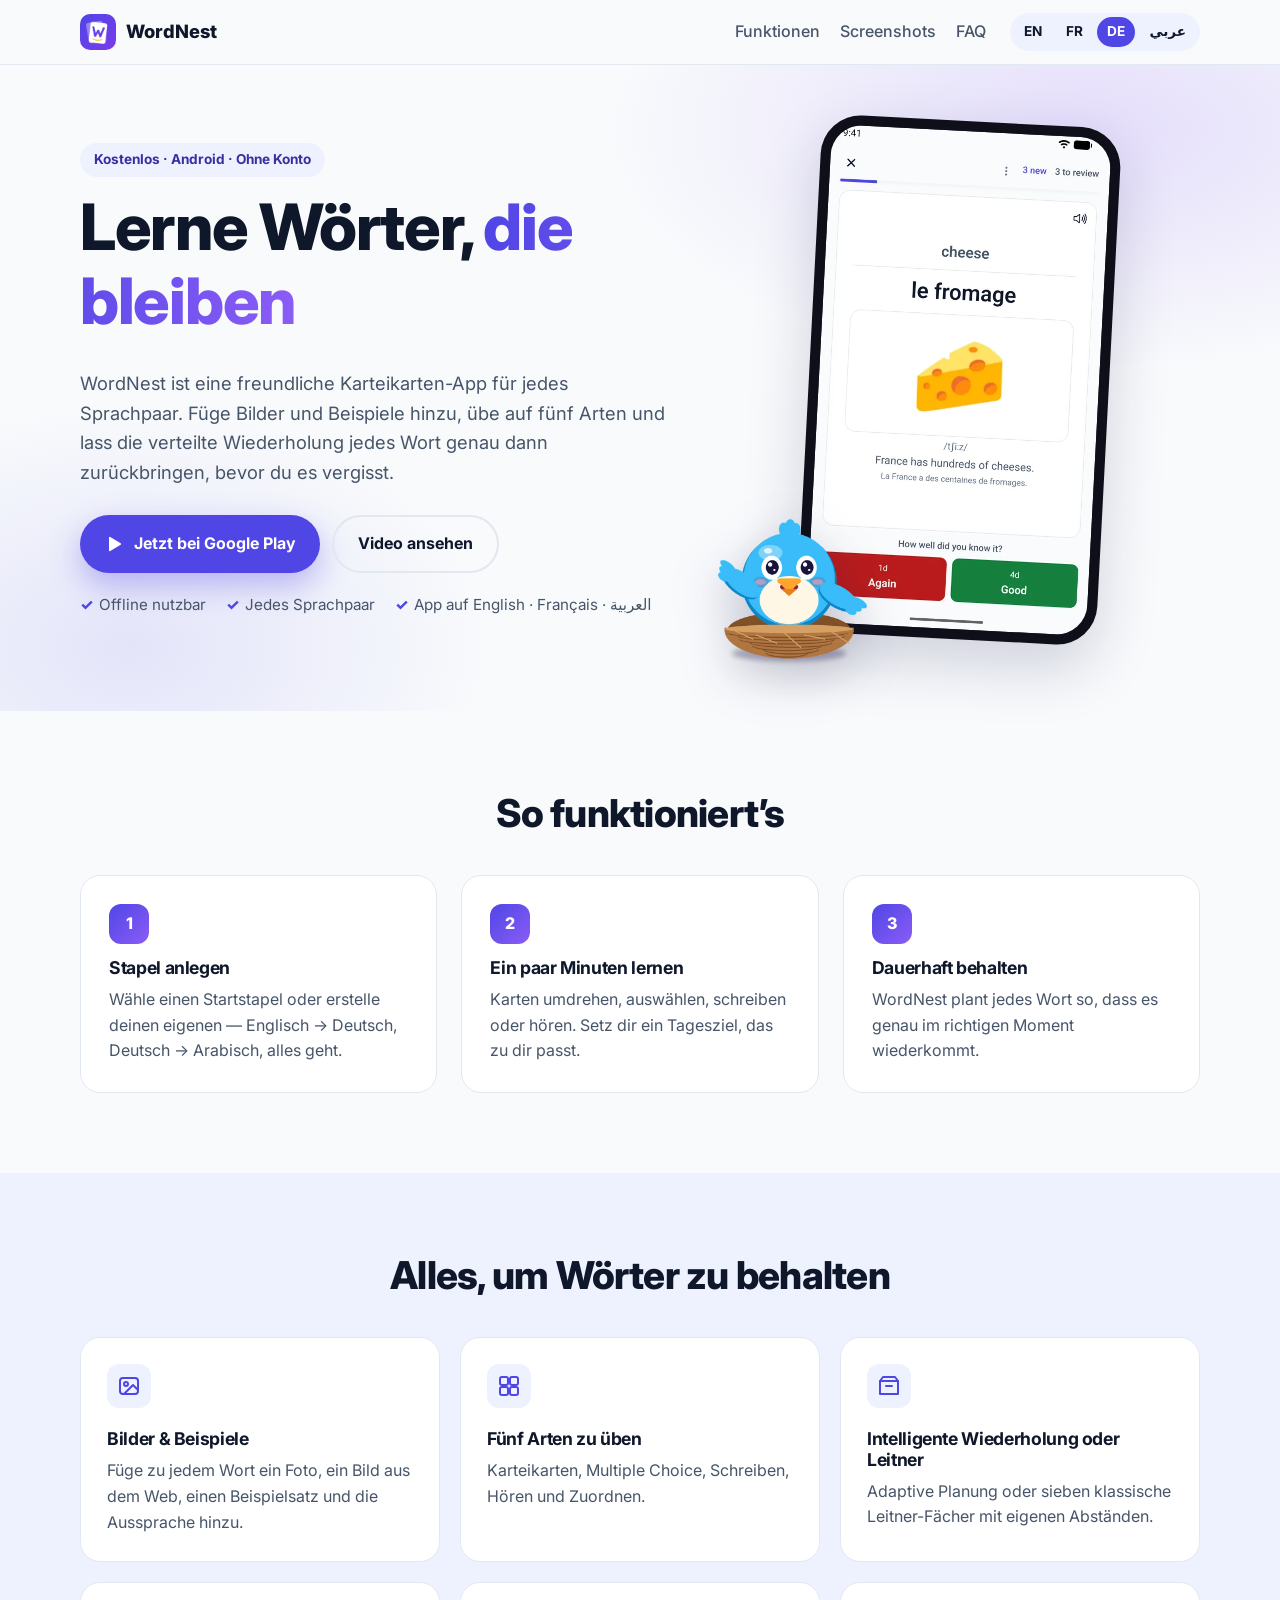
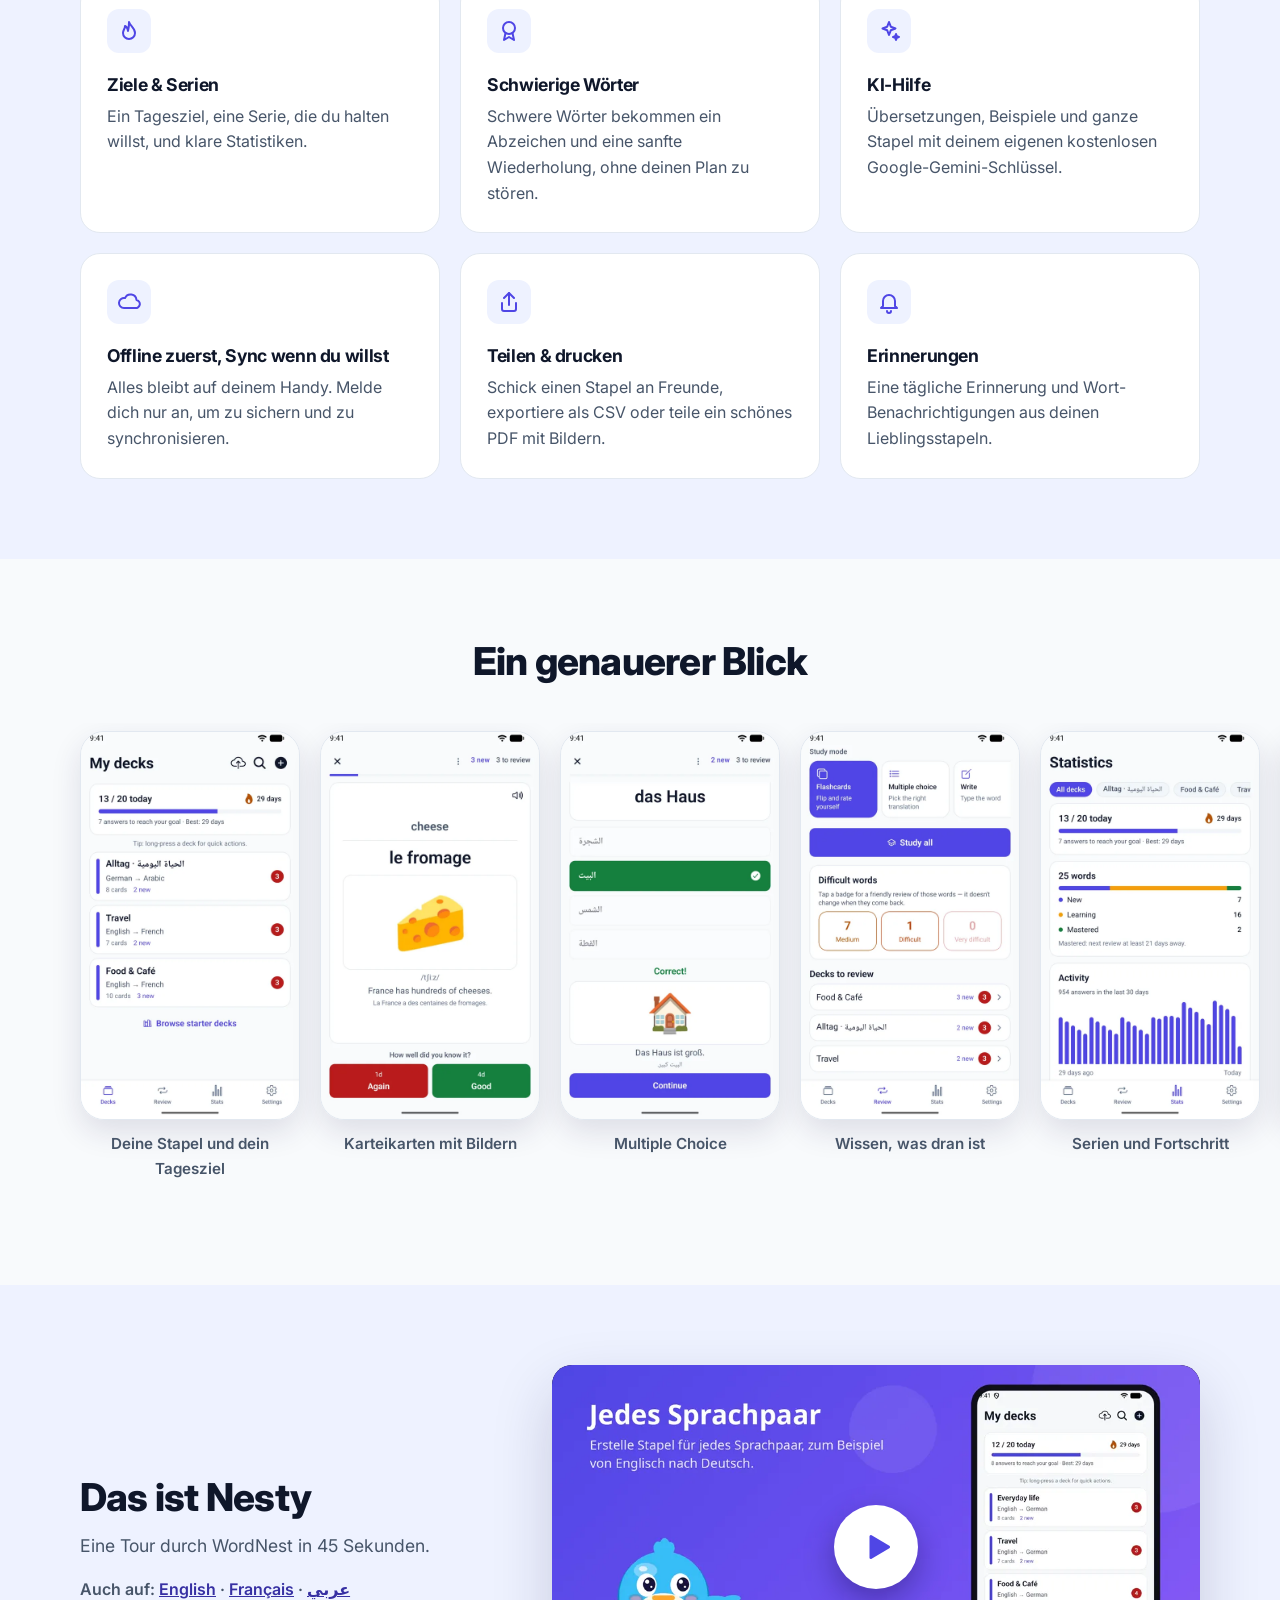
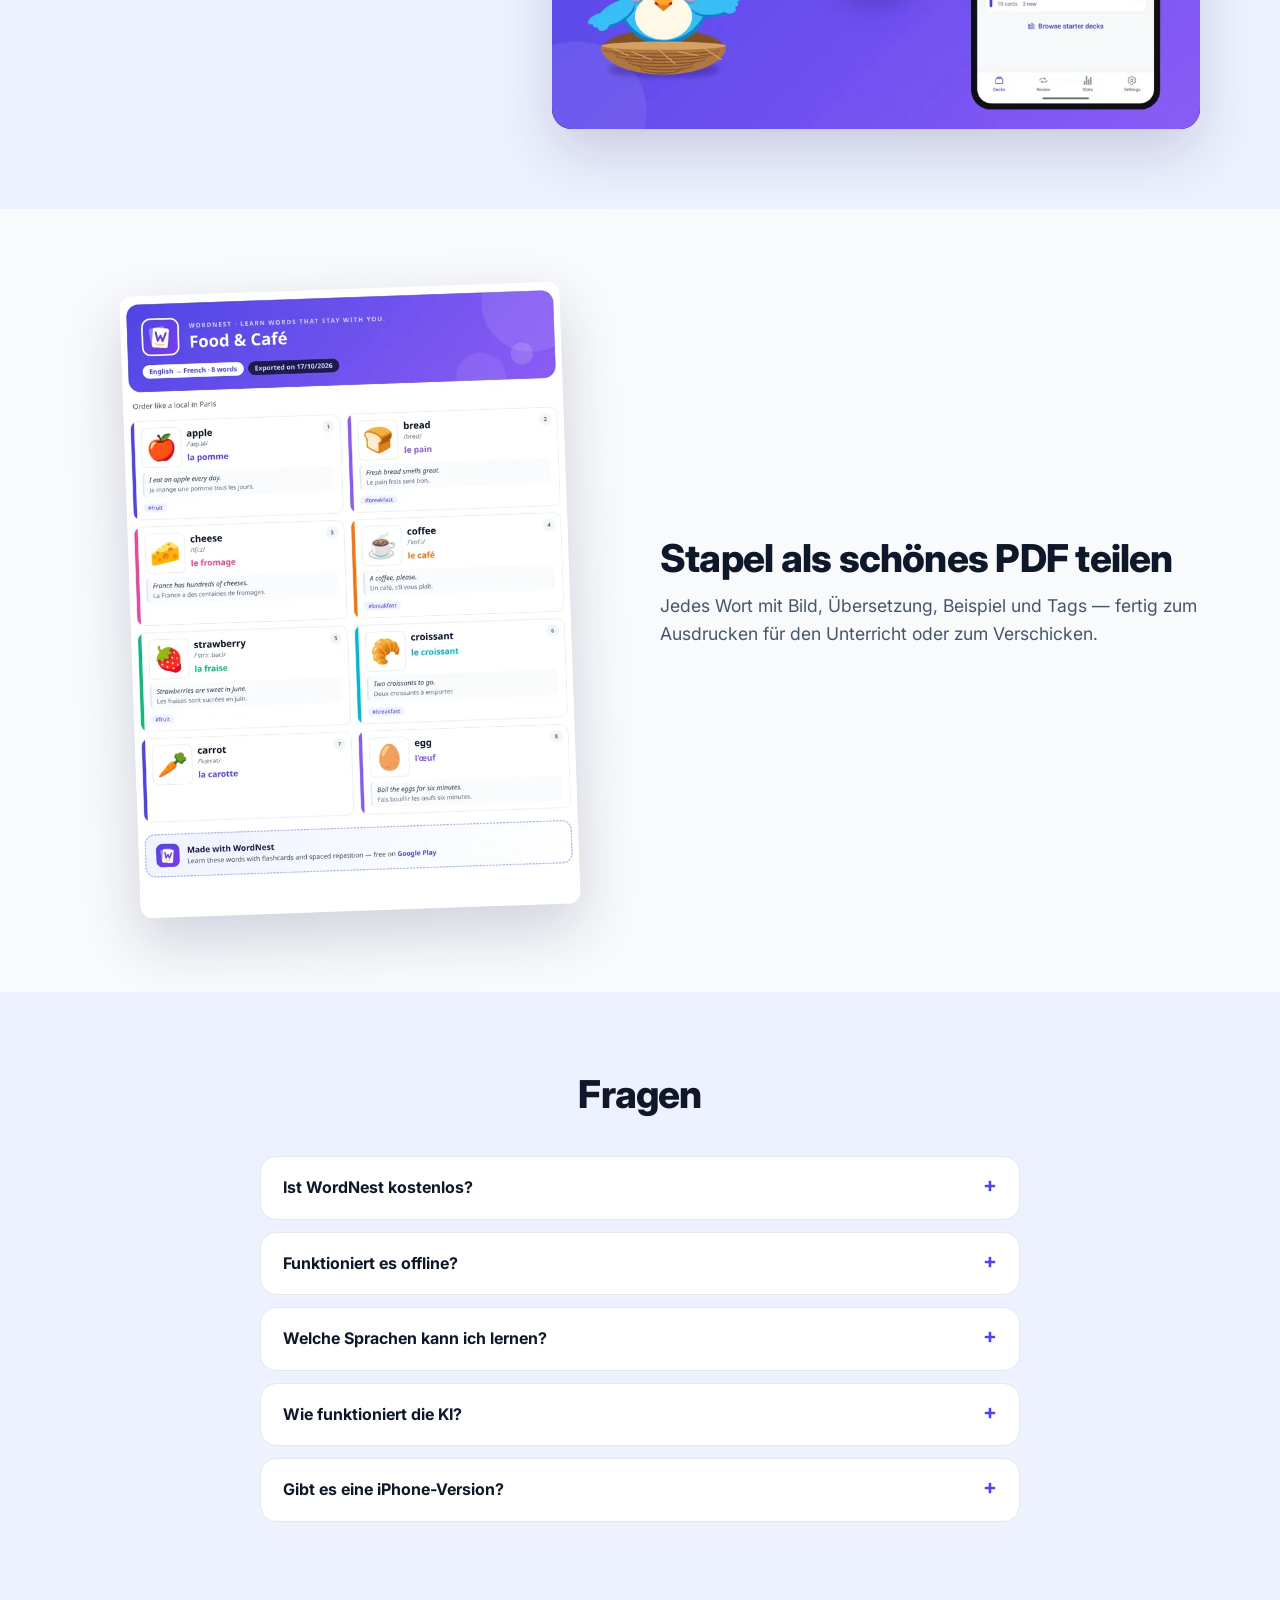
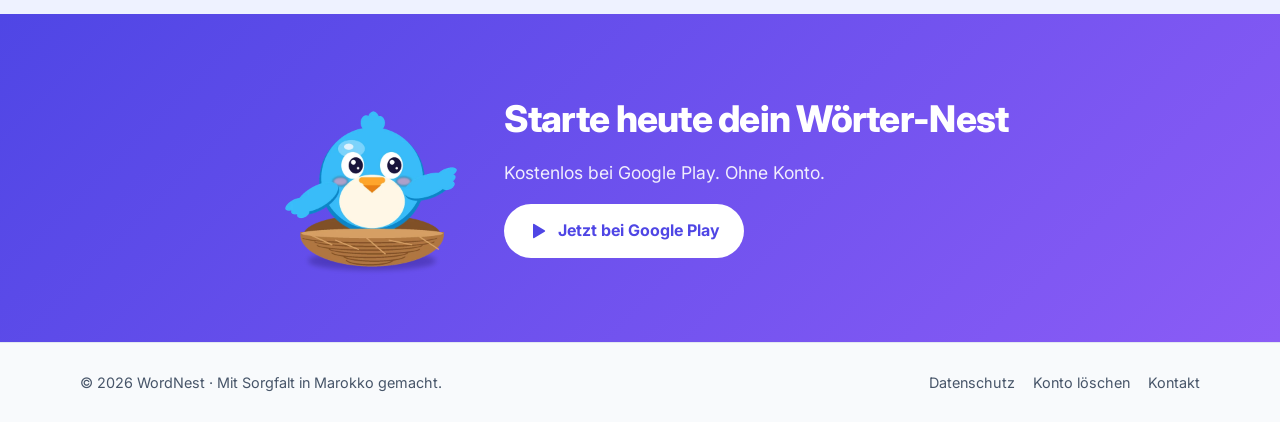
<file: de/index.html>
<!doctype html>
<html lang="de" dir="ltr">
  <head>
    <meta charset="utf-8">
    <meta name="viewport" content="width=device-width, initial-scale=1">
    <title>WordNest — lerne Wörter, die bleiben</title>
    <meta name="description" content="Kostenlose Vokabel-Karteikarten für jede Sprache: Bilder, Beispiele, fünf Lernmodi, Leitner-Kartei und tägliche Serien. Funktioniert offline.">
    <link rel="canonical" href="https://ilyasilyasm2024.github.io/wordnest/de/">
    <link rel="alternate" hreflang="en" href="https://ilyasilyasm2024.github.io/wordnest/">
    <link rel="alternate" hreflang="fr" href="https://ilyasilyasm2024.github.io/wordnest/fr/">
    <link rel="alternate" hreflang="de" href="https://ilyasilyasm2024.github.io/wordnest/de/">
    <link rel="alternate" hreflang="ar" href="https://ilyasilyasm2024.github.io/wordnest/ar/">
    <link rel="alternate" hreflang="x-default" href="https://ilyasilyasm2024.github.io/wordnest/">
    <meta property="og:type" content="website">
    <meta property="og:title" content="WordNest — lerne Wörter, die bleiben">
    <meta property="og:description" content="Kostenlose Vokabel-Karteikarten für jede Sprache: Bilder, Beispiele, fünf Lernmodi, Leitner-Kartei und tägliche Serien. Funktioniert offline.">
    <meta property="og:url" content="https://ilyasilyasm2024.github.io/wordnest/de/">
    <meta property="og:image" content="https://ilyasilyasm2024.github.io/wordnest/assets/og-image.png">
    <meta name="twitter:card" content="summary_large_image">
    <meta name="theme-color" content="#4F46E5">
    <link rel="icon" type="image/png" href="../assets/favicon.png">
    <link rel="preconnect" href="https://fonts.googleapis.com">
    <link rel="preconnect" href="https://fonts.gstatic.com" crossorigin>
    <link href="https://fonts.googleapis.com/css2?family=Inter:wght@400;500;700;800&amp;family=Noto+Sans+Arabic:wght@400;500;700;800&amp;display=swap" rel="stylesheet">
    <link rel="stylesheet" href="../style.css">
  </head>
  <body>
    <header class="nav">
      <div class="wrap nav-inner">
        <a class="brand" href="../de/"><img src="../assets/logo.png" alt="" width="36" height="36">WordNest</a>
        <nav class="links" aria-label="Main">
          <a href="#features">Funktionen</a>
          <a href="#screens">Screenshots</a>
          <a href="#faq">FAQ</a>
        </nav>
        <div class="langs" aria-label="Language"><a href="../" hreflang="en" lang="en">EN</a><a href="../fr/" hreflang="fr" lang="fr">FR</a><span aria-current="page">DE</span><a href="../ar/" hreflang="ar" lang="ar">عربي</a></div>
      </div>
    </header>

    <main>
      <section class="hero">
        <div class="wrap hero-inner">
          <div class="hero-text">
            <p class="eyebrow">Kostenlos · Android · Ohne Konto</p>
            <h1>Lerne Wörter, <span>die bleiben</span></h1>
            <p class="lead">WordNest ist eine freundliche Karteikarten-App für jedes Sprachpaar. Füge Bilder und Beispiele hinzu, übe auf fünf Arten und lass die verteilte Wiederholung jedes Wort genau dann zurückbringen, bevor du es vergisst.</p>
            <div class="actions">
              <a class="btn btn-play" href="https://play.google.com/store/apps/details?id=com.ilyasqb.wordnest&amp;referrer=utm_source%3Dwebsite%26utm_content%3Dde" rel="noopener"><svg viewBox="0 0 24 24" aria-hidden="true" class="play"><path fill="currentColor" d="M6 4.5v15a1 1 0 0 0 1.5.86l12.5-7.5a1 1 0 0 0 0-1.72L7.5 3.64A1 1 0 0 0 6 4.5z"/></svg>Jetzt bei Google Play</a>
              <a class="btn btn-ghost" href="#video">Video ansehen</a>
            </div>
            <ul class="trust"><li>Offline nutzbar</li><li>Jedes Sprachpaar</li><li>App auf English · Français · العربية</li></ul>
          </div>
          <div class="hero-art">
            <div class="phone"><img src="../assets/screens/flashcard.webp" alt="" width="540" height="960"></div>
            <img class="nesty" src="../assets/nesty.webp" alt="Nesty" width="600" height="600">
          </div>
        </div>
      </section>

      <section class="section">
        <div class="wrap">
          <h2>So funktioniert’s</h2>
          <ol class="steps">
            <li><span class="num">1</span><h3>Stapel anlegen</h3><p>Wähle einen Startstapel oder erstelle deinen eigenen — Englisch → Deutsch, Deutsch → Arabisch, alles geht.</p></li>
            <li><span class="num">2</span><h3>Ein paar Minuten lernen</h3><p>Karten umdrehen, auswählen, schreiben oder hören. Setz dir ein Tagesziel, das zu dir passt.</p></li>
            <li><span class="num">3</span><h3>Dauerhaft behalten</h3><p>WordNest plant jedes Wort so, dass es genau im richtigen Moment wiederkommt.</p></li>
          </ol>
        </div>
      </section>

      <section class="section alt" id="features">
        <div class="wrap">
          <h2>Alles, um Wörter zu behalten</h2>
          <div class="grid">
            <article class="card"><svg class="icon" viewBox="0 0 24 24" fill="none" stroke="currentColor" stroke-width="2" stroke-linecap="round" stroke-linejoin="round" aria-hidden="true"><rect x="3" y="4" width="18" height="16" rx="3"/><circle cx="9" cy="10" r="2"/><path d="m21 16-5-5-9 9"/></svg><h3>Bilder &amp; Beispiele</h3><p>Füge zu jedem Wort ein Foto, ein Bild aus dem Web, einen Beispielsatz und die Aussprache hinzu.</p></article>
            <article class="card"><svg class="icon" viewBox="0 0 24 24" fill="none" stroke="currentColor" stroke-width="2" stroke-linecap="round" stroke-linejoin="round" aria-hidden="true"><rect x="3" y="3" width="8" height="8" rx="2"/><rect x="13" y="3" width="8" height="8" rx="2"/><rect x="3" y="13" width="8" height="8" rx="2"/><rect x="13" y="13" width="8" height="8" rx="2"/></svg><h3>Fünf Arten zu üben</h3><p>Karteikarten, Multiple Choice, Schreiben, Hören und Zuordnen.</p></article>
            <article class="card"><svg class="icon" viewBox="0 0 24 24" fill="none" stroke="currentColor" stroke-width="2" stroke-linecap="round" stroke-linejoin="round" aria-hidden="true"><path d="M3 7h18v13H3z"/><path d="M3 7l3-4h12l3 4"/><path d="M9 12h6"/></svg><h3>Intelligente Wiederholung oder Leitner</h3><p>Adaptive Planung oder sieben klassische Leitner-Fächer mit eigenen Abständen.</p></article>
            <article class="card"><svg class="icon" viewBox="0 0 24 24" fill="none" stroke="currentColor" stroke-width="2" stroke-linecap="round" stroke-linejoin="round" aria-hidden="true"><path d="M12 3c1 4 6 6 6 11a6 6 0 0 1-12 0c0-3 2-4 2-7 2 1 3 3 3 5 1-3 1-6 1-9z"/></svg><h3>Ziele &amp; Serien</h3><p>Ein Tagesziel, eine Serie, die du halten willst, und klare Statistiken.</p></article>
            <article class="card"><svg class="icon" viewBox="0 0 24 24" fill="none" stroke="currentColor" stroke-width="2" stroke-linecap="round" stroke-linejoin="round" aria-hidden="true"><circle cx="12" cy="9" r="6"/><path d="m8.5 14-1.5 7 5-3 5 3-1.5-7"/></svg><h3>Schwierige Wörter</h3><p>Schwere Wörter bekommen ein Abzeichen und eine sanfte Wiederholung, ohne deinen Plan zu stören.</p></article>
            <article class="card"><svg class="icon" viewBox="0 0 24 24" fill="none" stroke="currentColor" stroke-width="2" stroke-linecap="round" stroke-linejoin="round" aria-hidden="true"><path d="M12 3l1.8 4.7L18.5 9.5l-4.7 1.8L12 16l-1.8-4.7L5.5 9.5l4.7-1.8z"/><path d="M19 15l.8 2.2L22 18l-2.2.8L19 21l-.8-2.2L16 18l2.2-.8z"/></svg><h3>KI-Hilfe</h3><p>Übersetzungen, Beispiele und ganze Stapel mit deinem eigenen kostenlosen Google-Gemini-Schlüssel.</p></article>
            <article class="card"><svg class="icon" viewBox="0 0 24 24" fill="none" stroke="currentColor" stroke-width="2" stroke-linecap="round" stroke-linejoin="round" aria-hidden="true"><path d="M7 18a5 5 0 1 1 1-9.9A6 6 0 0 1 19.5 10 4 4 0 0 1 18 18z"/></svg><h3>Offline zuerst, Sync wenn du willst</h3><p>Alles bleibt auf deinem Handy. Melde dich nur an, um zu sichern und zu synchronisieren.</p></article>
            <article class="card"><svg class="icon" viewBox="0 0 24 24" fill="none" stroke="currentColor" stroke-width="2" stroke-linecap="round" stroke-linejoin="round" aria-hidden="true"><path d="M12 3v12"/><path d="m7 8 5-5 5 5"/><path d="M5 13v6a2 2 0 0 0 2 2h10a2 2 0 0 0 2-2v-6"/></svg><h3>Teilen &amp; drucken</h3><p>Schick einen Stapel an Freunde, exportiere als CSV oder teile ein schönes PDF mit Bildern.</p></article>
            <article class="card"><svg class="icon" viewBox="0 0 24 24" fill="none" stroke="currentColor" stroke-width="2" stroke-linecap="round" stroke-linejoin="round" aria-hidden="true"><path d="M6 16V11a6 6 0 1 1 12 0v5l2 2H4z"/><path d="M10 21a2 2 0 0 0 4 0"/></svg><h3>Erinnerungen</h3><p>Eine tägliche Erinnerung und Wort-Benachrichtigungen aus deinen Lieblingsstapeln.</p></article>
          </div>
        </div>
      </section>

      <section class="section" id="screens">
        <div class="wrap">
          <h2>Ein genauerer Blick</h2>
        </div>
        <div class="gallery" tabindex="0">
          <figure><img src="../assets/screens/home.webp" alt="Deine Stapel und dein Tagesziel" width="540" height="960" loading="lazy"><figcaption>Deine Stapel und dein Tagesziel</figcaption></figure>
          <figure><img src="../assets/screens/flashcard.webp" alt="Karteikarten mit Bildern" width="540" height="960" loading="lazy"><figcaption>Karteikarten mit Bildern</figcaption></figure>
          <figure><img src="../assets/screens/choice.webp" alt="Multiple Choice" width="540" height="960" loading="lazy"><figcaption>Multiple Choice</figcaption></figure>
          <figure><img src="../assets/screens/review.webp" alt="Wissen, was dran ist" width="540" height="960" loading="lazy"><figcaption>Wissen, was dran ist</figcaption></figure>
          <figure><img src="../assets/screens/stats.webp" alt="Serien und Fortschritt" width="540" height="960" loading="lazy"><figcaption>Serien und Fortschritt</figcaption></figure>
          <figure><img src="../assets/screens/leitner.webp" alt="Leitner-Kartei" width="540" height="960" loading="lazy"><figcaption>Leitner-Kartei</figcaption></figure>
          <figure><img src="../assets/screens/deck.webp" alt="Tags, Suche und KI" width="540" height="960" loading="lazy"><figcaption>Tags, Suche und KI</figcaption></figure>
        </div>
      </section>

      <section class="section alt" id="video">
        <div class="wrap split">
          <div>
            <h2>Das ist Nesty</h2>
            <p class="muted">Eine Tour durch WordNest in 45 Sekunden.</p>
            <p class="also">Auch auf: <a href="https://youtu.be/M71k04ohaAQ" lang="en" rel="noopener">English</a> · <a href="https://youtu.be/CK3e4udOOCQ" lang="fr" rel="noopener">Français</a> · <a href="https://youtu.be/rG4x2dsafrI" lang="ar" rel="noopener">عربي</a></p>
          </div>
          <button class="yt" type="button" data-id="SvLorV7KkRQ" aria-label="Video abspielen">
            <img src="../media/poster-de.webp" alt="" width="960" height="540" loading="lazy">
            <span class="yt-play"><svg viewBox="0 0 24 24" aria-hidden="true" class="play"><path fill="currentColor" d="M6 4.5v15a1 1 0 0 0 1.5.86l12.5-7.5a1 1 0 0 0 0-1.72L7.5 3.64A1 1 0 0 0 6 4.5z"/></svg></span>
          </button>
        </div>
      </section>

      <section class="section">
        <div class="wrap split pdf">
          <img src="../assets/screens/pdf.webp" alt="" width="700" height="990" loading="lazy">
          <div>
            <h2>Stapel als schönes PDF teilen</h2>
            <p class="muted">Jedes Wort mit Bild, Übersetzung, Beispiel und Tags — fertig zum Ausdrucken für den Unterricht oder zum Verschicken.</p>
          </div>
        </div>
      </section>

      <section class="section alt" id="faq">
        <div class="wrap narrow">
          <h2>Fragen</h2>
          <details><summary>Ist WordNest kostenlos?</summary><p>Ja. WordNest ist kostenlos und du kannst alles ohne Konto nutzen.</p></details>
          <details><summary>Funktioniert es offline?</summary><p>Ja. Deine Stapel und dein Fortschritt sind auf deinem Handy gespeichert. Ein Konto ist optional, nur zum Sichern und Synchronisieren.</p></details>
          <details><summary>Welche Sprachen kann ich lernen?</summary><p>Jedes Sprachpaar: Du erstellst die Stapel selbst. Die App selbst gibt es auf Englisch, Französisch und Arabisch.</p></details>
          <details><summary>Wie funktioniert die KI?</summary><p>Sie ist optional. Du fügst deinen eigenen kostenlosen Google-Gemini-Schlüssel hinzu; er bleibt auf deinem Handy und wird nur an Google gesendet.</p></details>
          <details><summary>Gibt es eine iPhone-Version?</summary><p>Noch nicht — WordNest gibt es im Moment für Android (Google Play).</p></details>
        </div>
      </section>

      <section class="final">
        <div class="wrap final-inner">
          <img src="../assets/nesty-point.webp" alt="" width="600" height="600" loading="lazy">
          <div>
            <h2>Starte heute dein Wörter-Nest</h2>
            <p>Kostenlos bei Google Play. Ohne Konto.</p>
            <a class="btn btn-light" href="https://play.google.com/store/apps/details?id=com.ilyasqb.wordnest&amp;referrer=utm_source%3Dwebsite%26utm_content%3Dde" rel="noopener"><svg viewBox="0 0 24 24" aria-hidden="true" class="play"><path fill="currentColor" d="M6 4.5v15a1 1 0 0 0 1.5.86l12.5-7.5a1 1 0 0 0 0-1.72L7.5 3.64A1 1 0 0 0 6 4.5z"/></svg>Jetzt bei Google Play</a>
          </div>
        </div>
      </section>
    </main>

    <footer class="footer">
      <div class="wrap footer-inner">
        <span>© 2026 WordNest · Mit Sorgfalt in Marokko gemacht.</span>
        <nav aria-label="Legal">
          <a href="https://ilyasilyasm2024.github.io/wordnest-privacy/">Datenschutz</a>
          <a href="https://ilyasilyasm2024.github.io/wordnest-privacy/delete-account.html">Konto löschen</a>
          <a href="mailto:ilyas.qb.dev@gmail.com">Kontakt</a>
        </nav>
      </div>
    </footer>
    <script>
      // The YouTube player loads only when the visitor taps play (keeps the page light).
      document.querySelectorAll('.yt').forEach((button) => {
        button.addEventListener('click', () => {
          const frame = document.createElement('iframe');
          frame.src = 'https://www.youtube-nocookie.com/embed/' + button.dataset.id + '?autoplay=1&rel=0';
          frame.title = button.getAttribute('aria-label');
          frame.allow = 'autoplay; encrypted-media; picture-in-picture; fullscreen';
          frame.allowFullscreen = true;
          frame.className = 'yt-frame';
          button.replaceWith(frame);
        });
      });
    </script>
  </body>
</html>
</file>
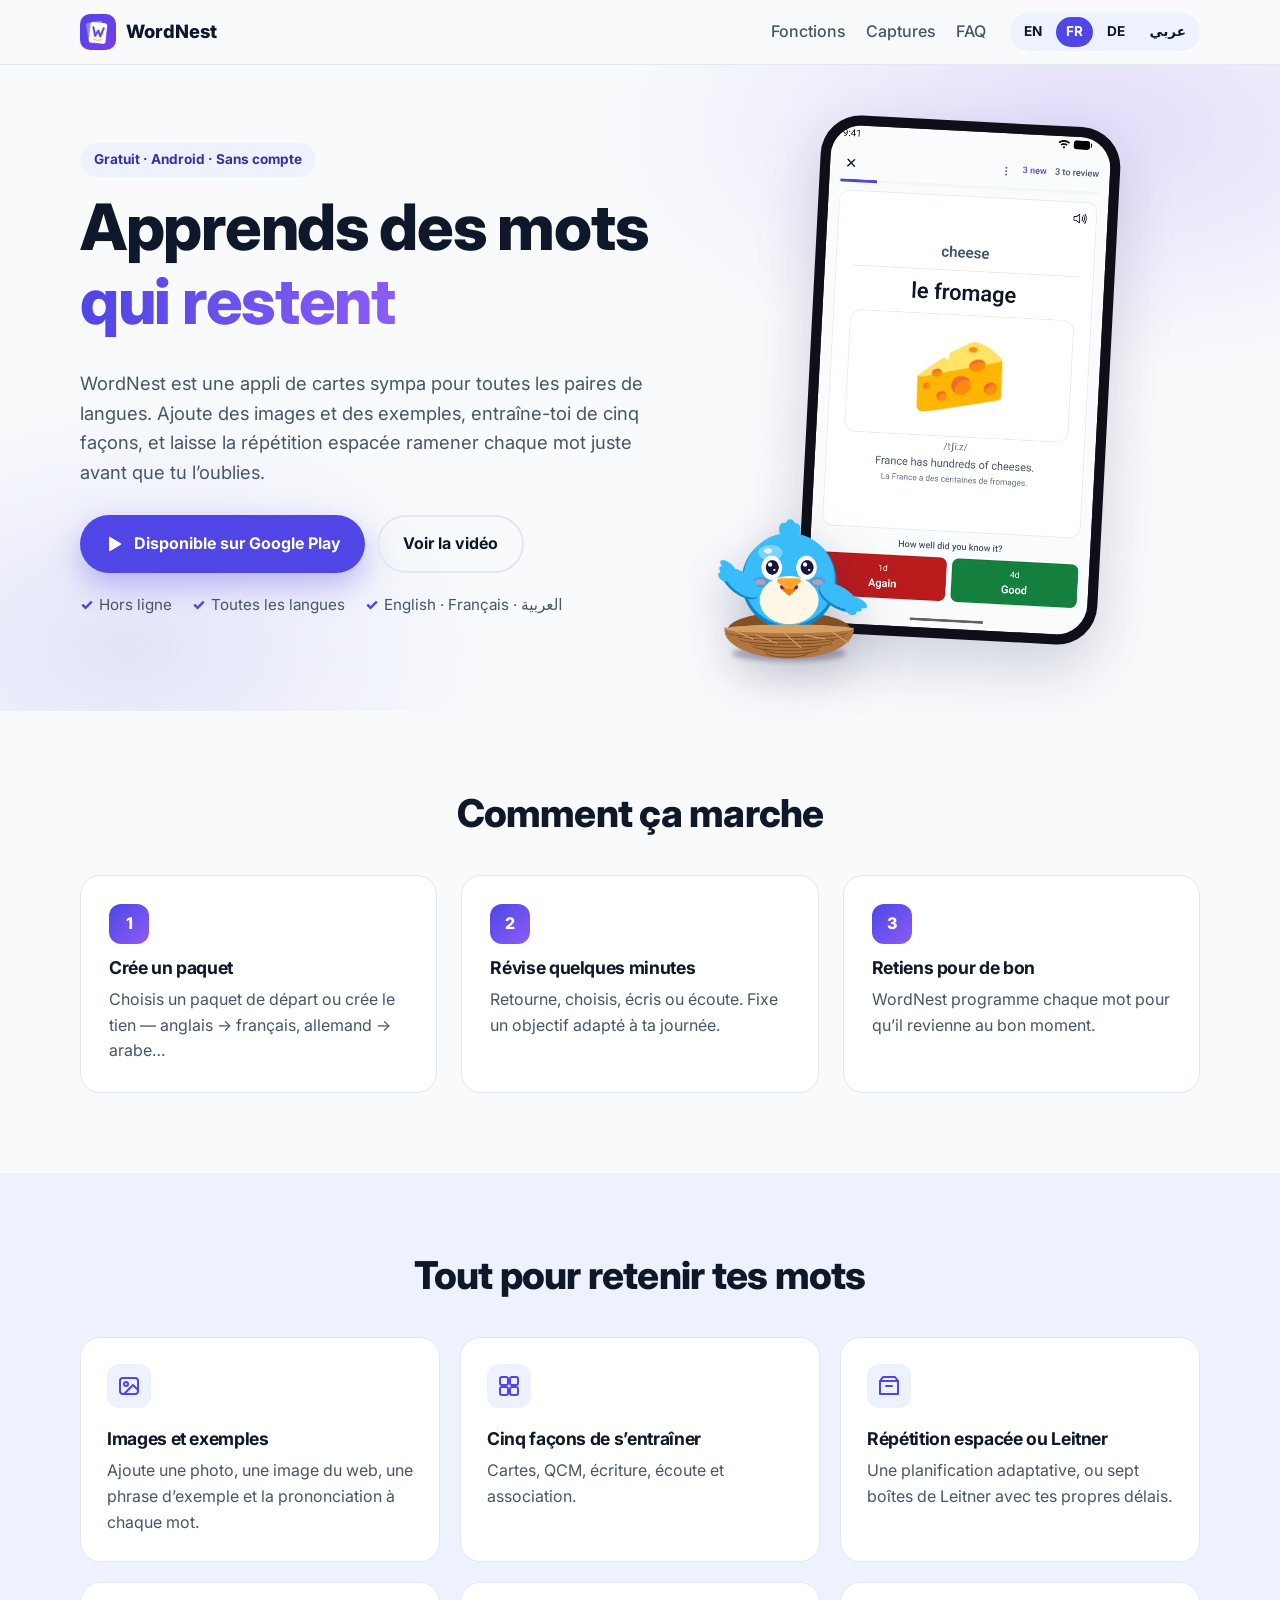
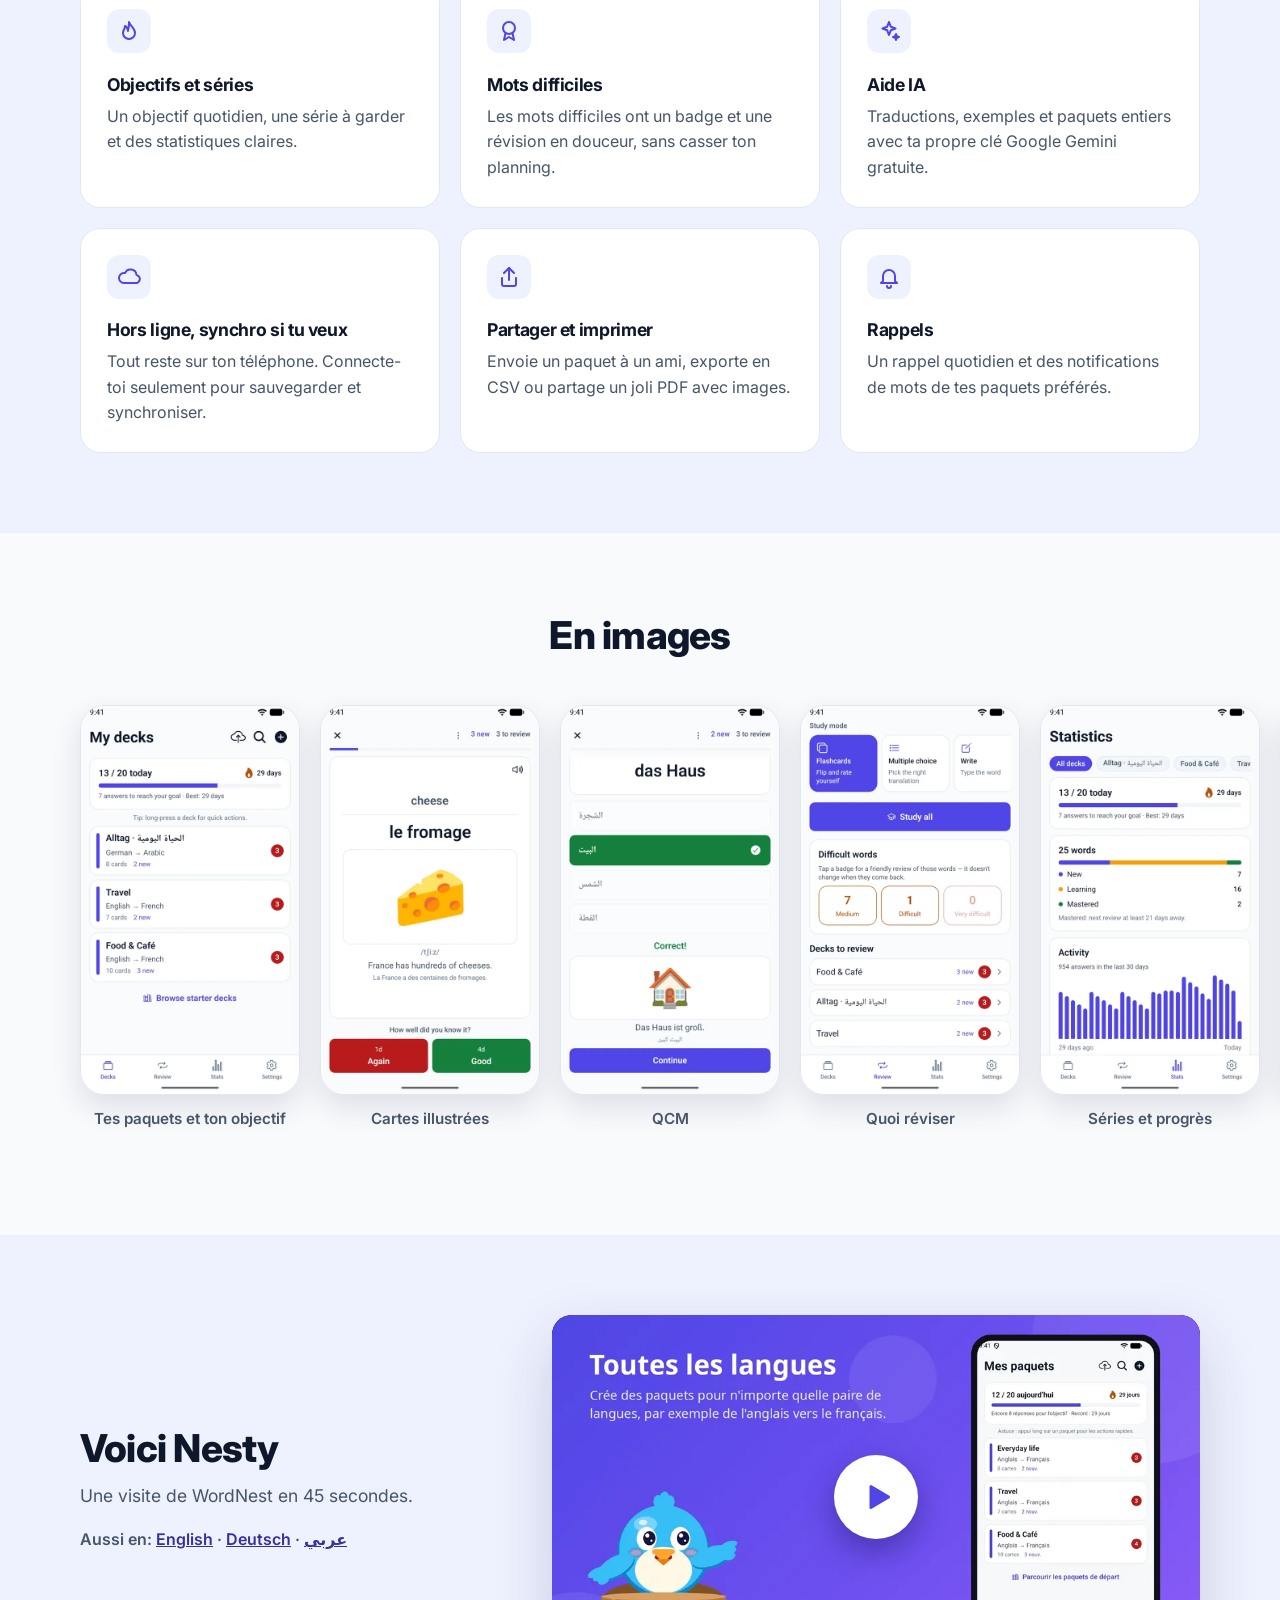
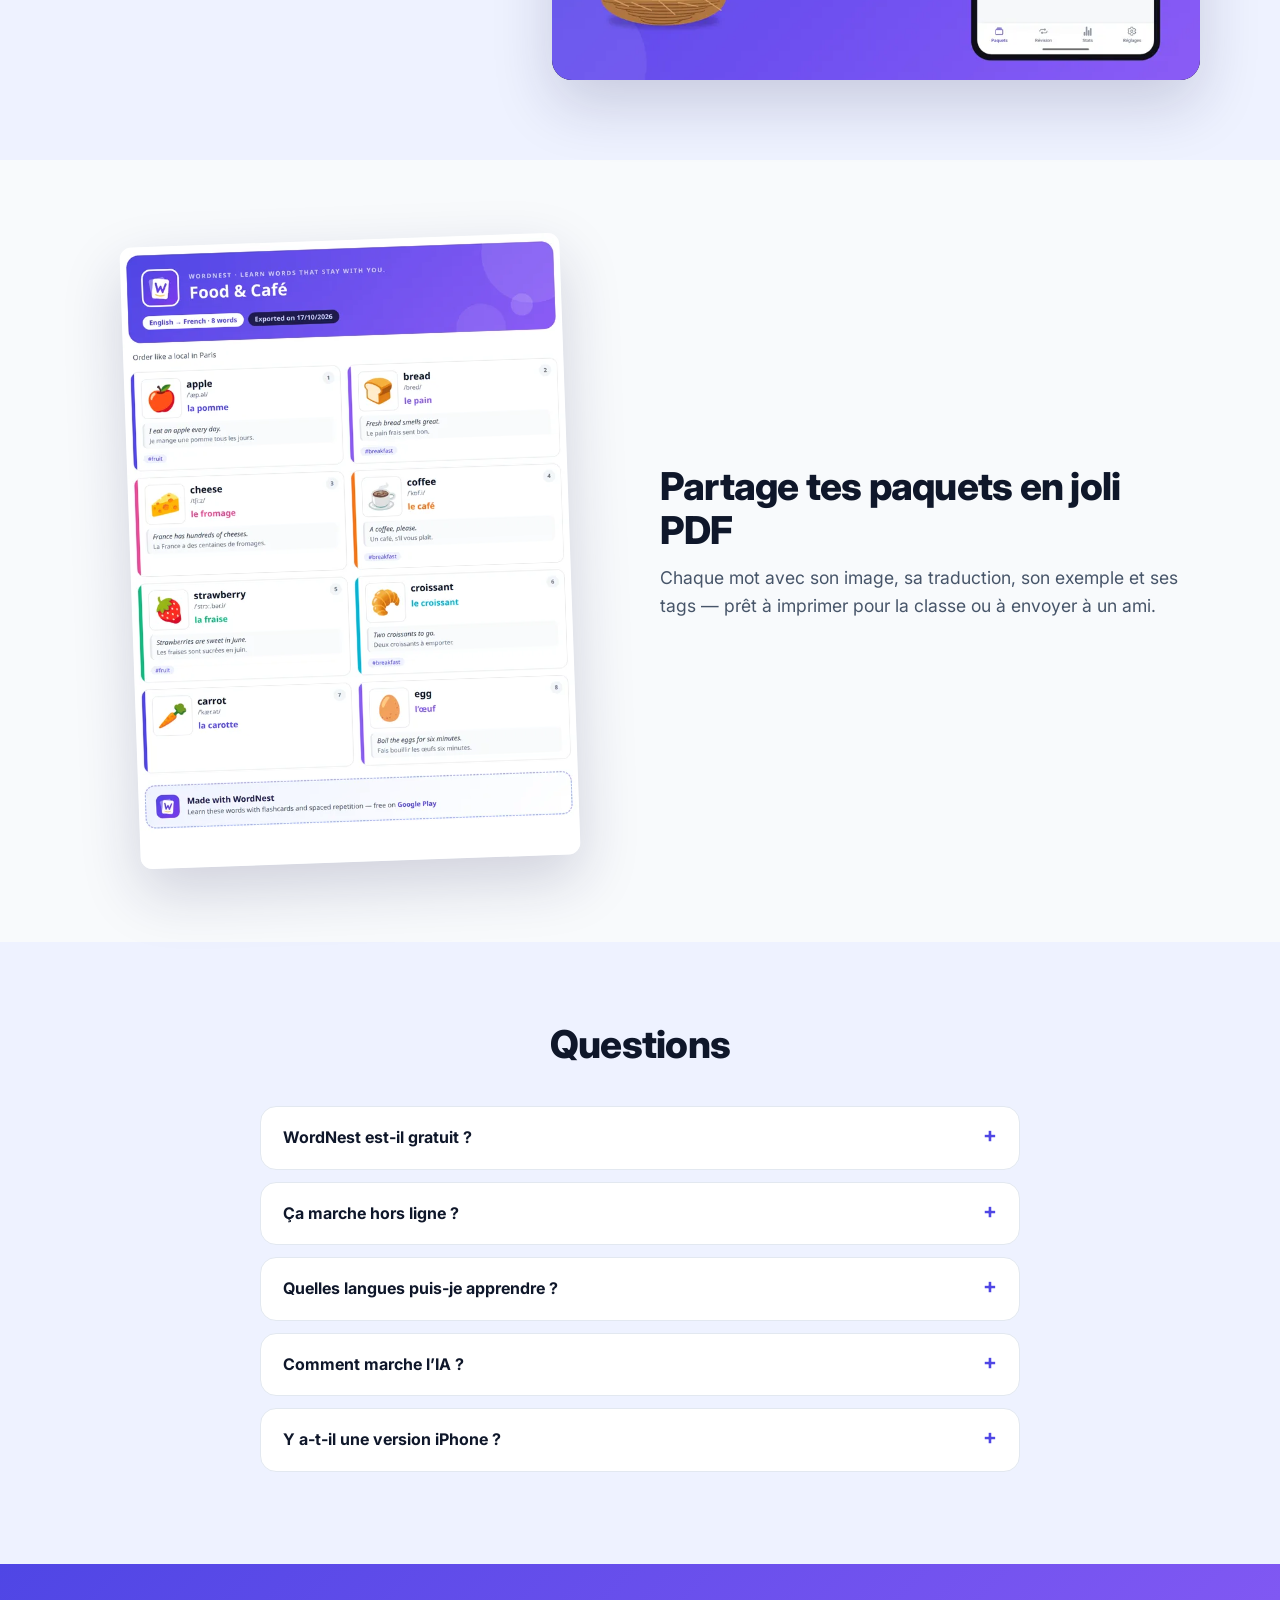
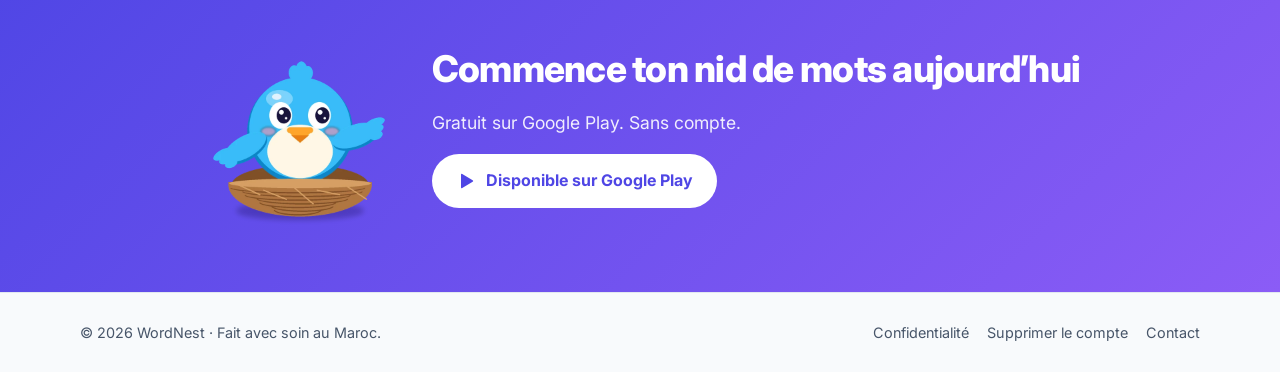
<file: fr/index.html>
<!doctype html>
<html lang="fr" dir="ltr">
  <head>
    <meta charset="utf-8">
    <meta name="viewport" content="width=device-width, initial-scale=1">
    <title>WordNest — apprends des mots qui restent</title>
    <meta name="description" content="Des cartes de vocabulaire gratuites pour toutes les langues : images, exemples, cinq modes d’étude, boîtes de Leitner et séries quotidiennes. Fonctionne hors ligne.">
    <link rel="canonical" href="https://ilyasilyasm2024.github.io/wordnest/fr/">
    <link rel="alternate" hreflang="en" href="https://ilyasilyasm2024.github.io/wordnest/">
    <link rel="alternate" hreflang="fr" href="https://ilyasilyasm2024.github.io/wordnest/fr/">
    <link rel="alternate" hreflang="de" href="https://ilyasilyasm2024.github.io/wordnest/de/">
    <link rel="alternate" hreflang="ar" href="https://ilyasilyasm2024.github.io/wordnest/ar/">
    <link rel="alternate" hreflang="x-default" href="https://ilyasilyasm2024.github.io/wordnest/">
    <meta property="og:type" content="website">
    <meta property="og:title" content="WordNest — apprends des mots qui restent">
    <meta property="og:description" content="Des cartes de vocabulaire gratuites pour toutes les langues : images, exemples, cinq modes d’étude, boîtes de Leitner et séries quotidiennes. Fonctionne hors ligne.">
    <meta property="og:url" content="https://ilyasilyasm2024.github.io/wordnest/fr/">
    <meta property="og:image" content="https://ilyasilyasm2024.github.io/wordnest/assets/og-image.png">
    <meta name="twitter:card" content="summary_large_image">
    <meta name="theme-color" content="#4F46E5">
    <link rel="icon" type="image/png" href="../assets/favicon.png">
    <link rel="preconnect" href="https://fonts.googleapis.com">
    <link rel="preconnect" href="https://fonts.gstatic.com" crossorigin>
    <link href="https://fonts.googleapis.com/css2?family=Inter:wght@400;500;700;800&amp;family=Noto+Sans+Arabic:wght@400;500;700;800&amp;display=swap" rel="stylesheet">
    <link rel="stylesheet" href="../style.css">
  </head>
  <body>
    <header class="nav">
      <div class="wrap nav-inner">
        <a class="brand" href="../fr/"><img src="../assets/logo.png" alt="" width="36" height="36">WordNest</a>
        <nav class="links" aria-label="Main">
          <a href="#features">Fonctions</a>
          <a href="#screens">Captures</a>
          <a href="#faq">FAQ</a>
        </nav>
        <div class="langs" aria-label="Language"><a href="../" hreflang="en" lang="en">EN</a><span aria-current="page">FR</span><a href="../de/" hreflang="de" lang="de">DE</a><a href="../ar/" hreflang="ar" lang="ar">عربي</a></div>
      </div>
    </header>

    <main>
      <section class="hero">
        <div class="wrap hero-inner">
          <div class="hero-text">
            <p class="eyebrow">Gratuit · Android · Sans compte</p>
            <h1>Apprends des mots <span>qui restent</span></h1>
            <p class="lead">WordNest est une appli de cartes sympa pour toutes les paires de langues. Ajoute des images et des exemples, entraîne-toi de cinq façons, et laisse la répétition espacée ramener chaque mot juste avant que tu l’oublies.</p>
            <div class="actions">
              <a class="btn btn-play" href="https://play.google.com/store/apps/details?id=com.ilyasqb.wordnest&amp;referrer=utm_source%3Dwebsite%26utm_content%3Dfr" rel="noopener"><svg viewBox="0 0 24 24" aria-hidden="true" class="play"><path fill="currentColor" d="M6 4.5v15a1 1 0 0 0 1.5.86l12.5-7.5a1 1 0 0 0 0-1.72L7.5 3.64A1 1 0 0 0 6 4.5z"/></svg>Disponible sur Google Play</a>
              <a class="btn btn-ghost" href="#video">Voir la vidéo</a>
            </div>
            <ul class="trust"><li>Hors ligne</li><li>Toutes les langues</li><li>English · Français · العربية</li></ul>
          </div>
          <div class="hero-art">
            <div class="phone"><img src="../assets/screens/flashcard.webp" alt="" width="540" height="960"></div>
            <img class="nesty" src="../assets/nesty.webp" alt="Nesty" width="600" height="600">
          </div>
        </div>
      </section>

      <section class="section">
        <div class="wrap">
          <h2>Comment ça marche</h2>
          <ol class="steps">
            <li><span class="num">1</span><h3>Crée un paquet</h3><p>Choisis un paquet de départ ou crée le tien — anglais → français, allemand → arabe…</p></li>
            <li><span class="num">2</span><h3>Révise quelques minutes</h3><p>Retourne, choisis, écris ou écoute. Fixe un objectif adapté à ta journée.</p></li>
            <li><span class="num">3</span><h3>Retiens pour de bon</h3><p>WordNest programme chaque mot pour qu’il revienne au bon moment.</p></li>
          </ol>
        </div>
      </section>

      <section class="section alt" id="features">
        <div class="wrap">
          <h2>Tout pour retenir tes mots</h2>
          <div class="grid">
            <article class="card"><svg class="icon" viewBox="0 0 24 24" fill="none" stroke="currentColor" stroke-width="2" stroke-linecap="round" stroke-linejoin="round" aria-hidden="true"><rect x="3" y="4" width="18" height="16" rx="3"/><circle cx="9" cy="10" r="2"/><path d="m21 16-5-5-9 9"/></svg><h3>Images et exemples</h3><p>Ajoute une photo, une image du web, une phrase d’exemple et la prononciation à chaque mot.</p></article>
            <article class="card"><svg class="icon" viewBox="0 0 24 24" fill="none" stroke="currentColor" stroke-width="2" stroke-linecap="round" stroke-linejoin="round" aria-hidden="true"><rect x="3" y="3" width="8" height="8" rx="2"/><rect x="13" y="3" width="8" height="8" rx="2"/><rect x="3" y="13" width="8" height="8" rx="2"/><rect x="13" y="13" width="8" height="8" rx="2"/></svg><h3>Cinq façons de s’entraîner</h3><p>Cartes, QCM, écriture, écoute et association.</p></article>
            <article class="card"><svg class="icon" viewBox="0 0 24 24" fill="none" stroke="currentColor" stroke-width="2" stroke-linecap="round" stroke-linejoin="round" aria-hidden="true"><path d="M3 7h18v13H3z"/><path d="M3 7l3-4h12l3 4"/><path d="M9 12h6"/></svg><h3>Répétition espacée ou Leitner</h3><p>Une planification adaptative, ou sept boîtes de Leitner avec tes propres délais.</p></article>
            <article class="card"><svg class="icon" viewBox="0 0 24 24" fill="none" stroke="currentColor" stroke-width="2" stroke-linecap="round" stroke-linejoin="round" aria-hidden="true"><path d="M12 3c1 4 6 6 6 11a6 6 0 0 1-12 0c0-3 2-4 2-7 2 1 3 3 3 5 1-3 1-6 1-9z"/></svg><h3>Objectifs et séries</h3><p>Un objectif quotidien, une série à garder et des statistiques claires.</p></article>
            <article class="card"><svg class="icon" viewBox="0 0 24 24" fill="none" stroke="currentColor" stroke-width="2" stroke-linecap="round" stroke-linejoin="round" aria-hidden="true"><circle cx="12" cy="9" r="6"/><path d="m8.5 14-1.5 7 5-3 5 3-1.5-7"/></svg><h3>Mots difficiles</h3><p>Les mots difficiles ont un badge et une révision en douceur, sans casser ton planning.</p></article>
            <article class="card"><svg class="icon" viewBox="0 0 24 24" fill="none" stroke="currentColor" stroke-width="2" stroke-linecap="round" stroke-linejoin="round" aria-hidden="true"><path d="M12 3l1.8 4.7L18.5 9.5l-4.7 1.8L12 16l-1.8-4.7L5.5 9.5l4.7-1.8z"/><path d="M19 15l.8 2.2L22 18l-2.2.8L19 21l-.8-2.2L16 18l2.2-.8z"/></svg><h3>Aide IA</h3><p>Traductions, exemples et paquets entiers avec ta propre clé Google Gemini gratuite.</p></article>
            <article class="card"><svg class="icon" viewBox="0 0 24 24" fill="none" stroke="currentColor" stroke-width="2" stroke-linecap="round" stroke-linejoin="round" aria-hidden="true"><path d="M7 18a5 5 0 1 1 1-9.9A6 6 0 0 1 19.5 10 4 4 0 0 1 18 18z"/></svg><h3>Hors ligne, synchro si tu veux</h3><p>Tout reste sur ton téléphone. Connecte-toi seulement pour sauvegarder et synchroniser.</p></article>
            <article class="card"><svg class="icon" viewBox="0 0 24 24" fill="none" stroke="currentColor" stroke-width="2" stroke-linecap="round" stroke-linejoin="round" aria-hidden="true"><path d="M12 3v12"/><path d="m7 8 5-5 5 5"/><path d="M5 13v6a2 2 0 0 0 2 2h10a2 2 0 0 0 2-2v-6"/></svg><h3>Partager et imprimer</h3><p>Envoie un paquet à un ami, exporte en CSV ou partage un joli PDF avec images.</p></article>
            <article class="card"><svg class="icon" viewBox="0 0 24 24" fill="none" stroke="currentColor" stroke-width="2" stroke-linecap="round" stroke-linejoin="round" aria-hidden="true"><path d="M6 16V11a6 6 0 1 1 12 0v5l2 2H4z"/><path d="M10 21a2 2 0 0 0 4 0"/></svg><h3>Rappels</h3><p>Un rappel quotidien et des notifications de mots de tes paquets préférés.</p></article>
          </div>
        </div>
      </section>

      <section class="section" id="screens">
        <div class="wrap">
          <h2>En images</h2>
        </div>
        <div class="gallery" tabindex="0">
          <figure><img src="../assets/screens/home.webp" alt="Tes paquets et ton objectif" width="540" height="960" loading="lazy"><figcaption>Tes paquets et ton objectif</figcaption></figure>
          <figure><img src="../assets/screens/flashcard.webp" alt="Cartes illustrées" width="540" height="960" loading="lazy"><figcaption>Cartes illustrées</figcaption></figure>
          <figure><img src="../assets/screens/choice.webp" alt="QCM" width="540" height="960" loading="lazy"><figcaption>QCM</figcaption></figure>
          <figure><img src="../assets/screens/review.webp" alt="Quoi réviser" width="540" height="960" loading="lazy"><figcaption>Quoi réviser</figcaption></figure>
          <figure><img src="../assets/screens/stats.webp" alt="Séries et progrès" width="540" height="960" loading="lazy"><figcaption>Séries et progrès</figcaption></figure>
          <figure><img src="../assets/screens/leitner.webp" alt="Boîtes de Leitner" width="540" height="960" loading="lazy"><figcaption>Boîtes de Leitner</figcaption></figure>
          <figure><img src="../assets/screens/deck.webp" alt="Tags, recherche et IA" width="540" height="960" loading="lazy"><figcaption>Tags, recherche et IA</figcaption></figure>
        </div>
      </section>

      <section class="section alt" id="video">
        <div class="wrap split">
          <div>
            <h2>Voici Nesty</h2>
            <p class="muted">Une visite de WordNest en 45 secondes.</p>
            <p class="also">Aussi en: <a href="https://youtu.be/M71k04ohaAQ" lang="en" rel="noopener">English</a> · <a href="https://youtu.be/SvLorV7KkRQ" lang="de" rel="noopener">Deutsch</a> · <a href="https://youtu.be/rG4x2dsafrI" lang="ar" rel="noopener">عربي</a></p>
          </div>
          <button class="yt" type="button" data-id="CK3e4udOOCQ" aria-label="Lire la vidéo">
            <img src="../media/poster-fr.webp" alt="" width="960" height="540" loading="lazy">
            <span class="yt-play"><svg viewBox="0 0 24 24" aria-hidden="true" class="play"><path fill="currentColor" d="M6 4.5v15a1 1 0 0 0 1.5.86l12.5-7.5a1 1 0 0 0 0-1.72L7.5 3.64A1 1 0 0 0 6 4.5z"/></svg></span>
          </button>
        </div>
      </section>

      <section class="section">
        <div class="wrap split pdf">
          <img src="../assets/screens/pdf.webp" alt="" width="700" height="990" loading="lazy">
          <div>
            <h2>Partage tes paquets en joli PDF</h2>
            <p class="muted">Chaque mot avec son image, sa traduction, son exemple et ses tags — prêt à imprimer pour la classe ou à envoyer à un ami.</p>
          </div>
        </div>
      </section>

      <section class="section alt" id="faq">
        <div class="wrap narrow">
          <h2>Questions</h2>
          <details><summary>WordNest est-il gratuit ?</summary><p>Oui. WordNest est gratuit et tout fonctionne sans compte.</p></details>
          <details><summary>Ça marche hors ligne ?</summary><p>Oui. Tes paquets et tes progrès sont sur ton téléphone. Le compte est facultatif, juste pour sauvegarder et synchroniser.</p></details>
          <details><summary>Quelles langues puis-je apprendre ?</summary><p>Toutes les paires : c’est toi qui crées les paquets. L’appli est en anglais, en français et en arabe.</p></details>
          <details><summary>Comment marche l’IA ?</summary><p>Elle est facultative. Tu ajoutes ta propre clé Google Gemini gratuite ; elle reste sur ton téléphone et n’est envoyée qu’à Google.</p></details>
          <details><summary>Y a-t-il une version iPhone ?</summary><p>Pas encore — WordNest est sur Android (Google Play) pour l’instant.</p></details>
        </div>
      </section>

      <section class="final">
        <div class="wrap final-inner">
          <img src="../assets/nesty-point.webp" alt="" width="600" height="600" loading="lazy">
          <div>
            <h2>Commence ton nid de mots aujourd’hui</h2>
            <p>Gratuit sur Google Play. Sans compte.</p>
            <a class="btn btn-light" href="https://play.google.com/store/apps/details?id=com.ilyasqb.wordnest&amp;referrer=utm_source%3Dwebsite%26utm_content%3Dfr" rel="noopener"><svg viewBox="0 0 24 24" aria-hidden="true" class="play"><path fill="currentColor" d="M6 4.5v15a1 1 0 0 0 1.5.86l12.5-7.5a1 1 0 0 0 0-1.72L7.5 3.64A1 1 0 0 0 6 4.5z"/></svg>Disponible sur Google Play</a>
          </div>
        </div>
      </section>
    </main>

    <footer class="footer">
      <div class="wrap footer-inner">
        <span>© 2026 WordNest · Fait avec soin au Maroc.</span>
        <nav aria-label="Legal">
          <a href="https://ilyasilyasm2024.github.io/wordnest-privacy/">Confidentialité</a>
          <a href="https://ilyasilyasm2024.github.io/wordnest-privacy/delete-account.html">Supprimer le compte</a>
          <a href="mailto:ilyas.qb.dev@gmail.com">Contact</a>
        </nav>
      </div>
    </footer>
    <script>
      // The YouTube player loads only when the visitor taps play (keeps the page light).
      document.querySelectorAll('.yt').forEach((button) => {
        button.addEventListener('click', () => {
          const frame = document.createElement('iframe');
          frame.src = 'https://www.youtube-nocookie.com/embed/' + button.dataset.id + '?autoplay=1&rel=0';
          frame.title = button.getAttribute('aria-label');
          frame.allow = 'autoplay; encrypted-media; picture-in-picture; fullscreen';
          frame.allowFullscreen = true;
          frame.className = 'yt-frame';
          button.replaceWith(frame);
        });
      });
    </script>
  </body>
</html>
</file>
<file: style.css>
/* WordNest landing page — colours match the app (src/theme/palette.ts). */
:root {
  --brand: #4f46e5;
  --brand-2: #8b5cf6;
  --brand-ink: #3730a3;
  --bg: #f8fafc;
  --bg-alt: #eef2ff;
  --surface: #ffffff;
  --text: #0f172a;
  --muted: #475569;
  --border: #e2e8f0;
  --on-brand: #ffffff;
  --shadow: 0 24px 60px rgba(30, 27, 75, 0.18);
  --radius: 20px;
  --font: 'Inter', system-ui, -apple-system, 'Segoe UI', Roboto, sans-serif;
  color-scheme: light;
}
@media (prefers-color-scheme: dark) {
  :root {
    --bg: #0b1020;
    --bg-alt: #121a33;
    --surface: #161f3d;
    --text: #e2e8f0;
    --muted: #a5b4cc;
    --border: #26315a;
    --brand-ink: #a5b4fc;
    --shadow: 0 24px 60px rgba(0, 0, 0, 0.45);
    color-scheme: dark;
  }
}
[dir='rtl'] {
  --font: 'Noto Sans Arabic', 'Inter', system-ui, sans-serif;
}

* {
  box-sizing: border-box;
}
html {
  scroll-behavior: smooth;
}
body {
  margin: 0;
  font-family: var(--font);
  background: var(--bg);
  color: var(--text);
  line-height: 1.6;
  -webkit-font-smoothing: antialiased;
  overflow-x: clip;
}
img,
video {
  max-width: 100%;
  height: auto;
  display: block;
}
a {
  color: inherit;
}
h1,
h2,
h3 {
  line-height: 1.15;
  margin: 0 0 0.5em;
  letter-spacing: -0.02em;
}
[dir='rtl'] h1,
[dir='rtl'] h2,
[dir='rtl'] h3 {
  letter-spacing: 0;
}
h2 {
  font-size: clamp(1.7rem, 3.5vw, 2.4rem);
  font-weight: 800;
}
h3 {
  font-size: 1.1rem;
  font-weight: 700;
}
p {
  margin: 0 0 1em;
}
.wrap {
  width: min(1120px, 100% - 32px);
  margin-inline: auto;
}
.narrow {
  width: min(760px, 100% - 32px);
}
.muted {
  color: var(--muted);
  font-size: 1.1rem;
}

/* ——— nav ——— */
.nav {
  position: sticky;
  top: 0;
  z-index: 10;
  background: color-mix(in srgb, var(--bg) 85%, transparent);
  backdrop-filter: blur(12px);
  border-bottom: 1px solid var(--border);
}
.nav-inner {
  display: flex;
  align-items: center;
  gap: 24px;
  height: 64px;
}
.brand {
  display: flex;
  align-items: center;
  gap: 10px;
  font-weight: 800;
  font-size: 1.15rem;
  text-decoration: none;
}
.brand img {
  border-radius: 10px;
}
.links {
  display: flex;
  gap: 20px;
  margin-inline-start: auto;
}
.links a {
  text-decoration: none;
  color: var(--muted);
  font-weight: 500;
}
.links a:hover {
  color: var(--text);
}
.langs {
  display: flex;
  gap: 4px;
  background: var(--bg-alt);
  border-radius: 999px;
  padding: 4px;
  font-size: 0.85rem;
  font-weight: 700;
}
.langs a,
.langs span {
  padding: 4px 10px;
  border-radius: 999px;
  text-decoration: none;
}
.langs span {
  background: var(--brand);
  color: var(--on-brand);
}
@media (max-width: 720px) {
  .links {
    display: none;
  }
  .langs {
    margin-inline-start: auto;
  }
}

/* ——— buttons ——— */
.btn {
  display: inline-flex;
  align-items: center;
  gap: 10px;
  padding: 14px 24px;
  border-radius: 999px;
  font-weight: 700;
  text-decoration: none;
  transition:
    transform 0.15s ease,
    box-shadow 0.15s ease;
}
.btn:hover {
  transform: translateY(-2px);
}
.btn-play {
  background: var(--brand);
  color: var(--on-brand);
  box-shadow: 0 12px 30px rgba(79, 70, 229, 0.35);
}
.btn-ghost {
  border: 2px solid var(--border);
}
.btn-light {
  background: var(--surface);
  color: var(--brand);
}
.play {
  width: 20px;
  height: 20px;
}

/* ——— hero ——— */
.hero {
  padding: 56px 0 72px;
  background:
    radial-gradient(800px 400px at 85% 10%, rgba(139, 92, 246, 0.18), transparent 60%),
    radial-gradient(600px 400px at 10% 90%, rgba(79, 70, 229, 0.12), transparent 60%);
}
.hero-inner {
  display: grid;
  grid-template-columns: 1.1fr 0.9fr;
  gap: 48px;
  align-items: center;
}
.eyebrow {
  display: inline-block;
  background: var(--bg-alt);
  color: var(--brand-ink);
  font-weight: 700;
  font-size: 0.85rem;
  padding: 6px 14px;
  border-radius: 999px;
}
h1 {
  font-size: clamp(2.4rem, 6vw, 4rem);
  font-weight: 800;
}
h1 span {
  background: linear-gradient(90deg, var(--brand), var(--brand-2));
  -webkit-background-clip: text;
  background-clip: text;
  color: transparent;
}
.lead {
  font-size: 1.15rem;
  color: var(--muted);
  max-width: 36em;
}
.actions {
  display: flex;
  flex-wrap: wrap;
  gap: 12px;
  margin: 28px 0 20px;
}
.trust {
  display: flex;
  flex-wrap: wrap;
  gap: 8px 20px;
  list-style: none;
  padding: 0;
  margin: 0;
  color: var(--muted);
  font-size: 0.95rem;
}
.trust li::before {
  content: '✓';
  color: var(--brand);
  font-weight: 800;
  margin-inline-end: 6px;
}
.hero-art {
  position: relative;
  justify-self: center;
}
.phone {
  width: min(300px, 70vw);
  border-radius: 40px;
  background: #0f0f1a;
  padding: 10px;
  box-shadow: var(--shadow);
  transform: rotate(3deg);
}
[dir='rtl'] .phone {
  transform: rotate(-3deg);
}
.phone img {
  border-radius: 31px;
}
.nesty {
  position: absolute;
  width: 180px;
  bottom: -30px;
  inset-inline-start: -110px;
  filter: drop-shadow(0 16px 24px rgba(30, 27, 75, 0.25));
  animation: bob 3.2s ease-in-out infinite;
}
@keyframes bob {
  50% {
    transform: translateY(-10px);
  }
}
@media (prefers-reduced-motion: reduce) {
  .nesty {
    animation: none;
  }
  html {
    scroll-behavior: auto;
  }
}
@media (max-width: 860px) {
  .hero-inner {
    grid-template-columns: 1fr;
    text-align: center;
  }
  .lead {
    margin-inline: auto;
  }
  .actions,
  .trust {
    justify-content: center;
  }
  .nesty {
    width: 110px;
    inset-inline-start: -40px;
  }
}

/* ——— sections ——— */
.section {
  padding: 80px 0;
}
.alt {
  background: var(--bg-alt);
}
.section h2 {
  text-align: center;
  margin-bottom: 40px;
}
.steps {
  display: grid;
  grid-template-columns: repeat(3, 1fr);
  gap: 24px;
  list-style: none;
  padding: 0;
  margin: 0;
}
.steps li {
  background: var(--surface);
  border: 1px solid var(--border);
  border-radius: var(--radius);
  padding: 28px;
}
.num {
  display: inline-grid;
  place-items: center;
  width: 40px;
  height: 40px;
  border-radius: 12px;
  background: linear-gradient(135deg, var(--brand), var(--brand-2));
  color: var(--on-brand);
  font-weight: 800;
  margin-bottom: 14px;
}
.steps p,
.card p {
  color: var(--muted);
  margin: 0;
}
.grid {
  display: grid;
  grid-template-columns: repeat(3, 1fr);
  gap: 20px;
}
.card {
  background: var(--surface);
  border: 1px solid var(--border);
  border-radius: var(--radius);
  padding: 26px;
}
.icon {
  width: 44px;
  height: 44px;
  padding: 10px;
  border-radius: 12px;
  background: var(--bg-alt);
  color: var(--brand);
  margin-bottom: 14px;
}
@media (max-width: 860px) {
  .steps,
  .grid {
    grid-template-columns: 1fr;
  }
}
@media (min-width: 600px) and (max-width: 860px) {
  .grid {
    grid-template-columns: repeat(2, 1fr);
  }
}

/* ——— gallery ——— */
.gallery {
  display: flex;
  gap: 20px;
  overflow-x: auto;
  scroll-snap-type: x mandatory;
  padding: 8px max(16px, (100% - 1120px) / 2) 24px;
  scrollbar-width: thin;
}
.gallery figure {
  flex: 0 0 auto;
  width: 220px;
  margin: 0;
  scroll-snap-align: center;
  text-align: center;
}
.gallery img {
  border-radius: 24px;
  border: 1px solid var(--border);
  box-shadow: 0 12px 30px rgba(30, 27, 75, 0.12);
}
.gallery figcaption {
  margin-top: 12px;
  font-weight: 600;
  color: var(--muted);
  font-size: 0.95rem;
}

/* ——— video & pdf ——— */
.split {
  display: grid;
  grid-template-columns: 0.8fr 1.2fr;
  gap: 40px;
  align-items: center;
}
.split h2 {
  text-align: start;
  margin-bottom: 12px;
}
.yt,
.yt-frame {
  position: relative;
  width: 100%;
  aspect-ratio: 16 / 9;
  border: 0;
  padding: 0;
  border-radius: var(--radius);
  overflow: hidden;
  box-shadow: var(--shadow);
  background: #000;
  cursor: pointer;
}
.yt img {
  width: 100%;
  height: 100%;
  object-fit: cover;
}
.yt-play {
  position: absolute;
  inset: 0;
  margin: auto;
  width: 84px;
  height: 84px;
  display: grid;
  place-items: center;
  border-radius: 50%;
  background: #ffffff;
  color: var(--brand);
  box-shadow: 0 12px 30px rgba(15, 10, 60, 0.35);
  transition: transform 0.15s ease;
}
.yt:hover .yt-play {
  transform: scale(1.08);
}
.yt-play .play {
  width: 34px;
  height: 34px;
  margin-inline-start: 4px;
}
.also {
  color: var(--muted);
  font-weight: 600;
}
.also a {
  color: var(--brand-ink);
}
.pdf {
  grid-template-columns: 1fr 1fr;
}
.pdf img {
  border-radius: 12px;
  box-shadow: var(--shadow);
  transform: rotate(-2deg);
  max-width: 440px;
  justify-self: center;
}
@media (max-width: 860px) {
  .split,
  .pdf {
    grid-template-columns: 1fr;
    text-align: center;
  }
  .split h2 {
    text-align: center;
  }
}

/* ——— faq ——— */
details {
  background: var(--surface);
  border: 1px solid var(--border);
  border-radius: 16px;
  padding: 18px 22px;
  margin-bottom: 12px;
}
summary {
  cursor: pointer;
  font-weight: 700;
  list-style: none;
  display: flex;
  justify-content: space-between;
  gap: 16px;
}
summary::-webkit-details-marker {
  display: none;
}
summary::after {
  content: '+';
  color: var(--brand);
  font-size: 1.3rem;
  line-height: 1;
}
details[open] summary::after {
  content: '–';
}
details p {
  margin: 12px 0 0;
  color: var(--muted);
}

/* ——— final call to action ——— */
.final {
  background: linear-gradient(135deg, var(--brand), var(--brand-2));
  color: var(--on-brand);
  padding: 64px 0;
}
.final-inner {
  display: flex;
  align-items: center;
  justify-content: center;
  gap: 32px;
  flex-wrap: wrap;
}
.final-inner img {
  width: 200px;
}
.final h2 {
  font-size: clamp(1.6rem, 3.5vw, 2.3rem);
}
.final p {
  opacity: 0.9;
  font-size: 1.1rem;
}
@media (max-width: 720px) {
  .final-inner {
    text-align: center;
  }
}

/* ——— footer ——— */
.footer {
  padding: 28px 0;
  border-top: 1px solid var(--border);
  color: var(--muted);
  font-size: 0.9rem;
}
.footer-inner {
  display: flex;
  justify-content: space-between;
  flex-wrap: wrap;
  gap: 12px;
}
.footer nav {
  display: flex;
  gap: 18px;
  flex-wrap: wrap;
}
.footer a {
  text-decoration: none;
}
.footer a:hover {
  color: var(--text);
}
</file>
